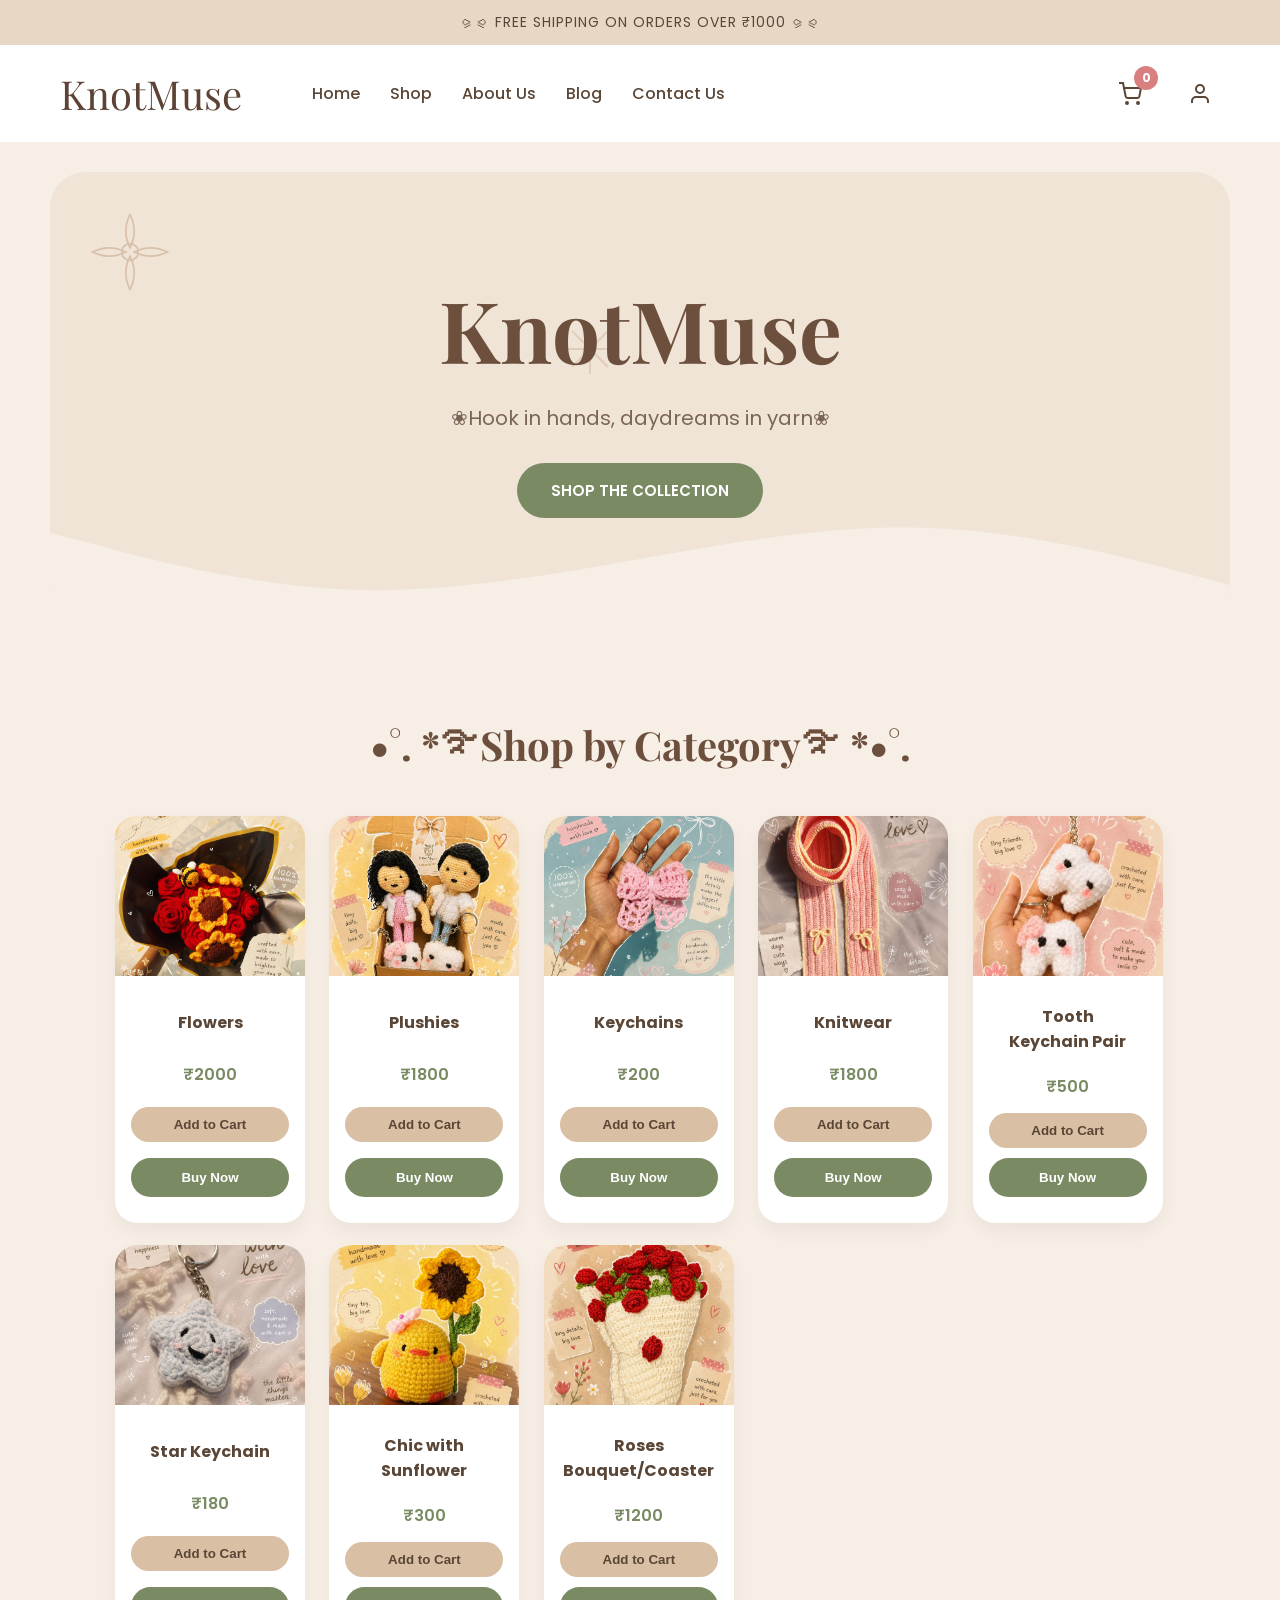
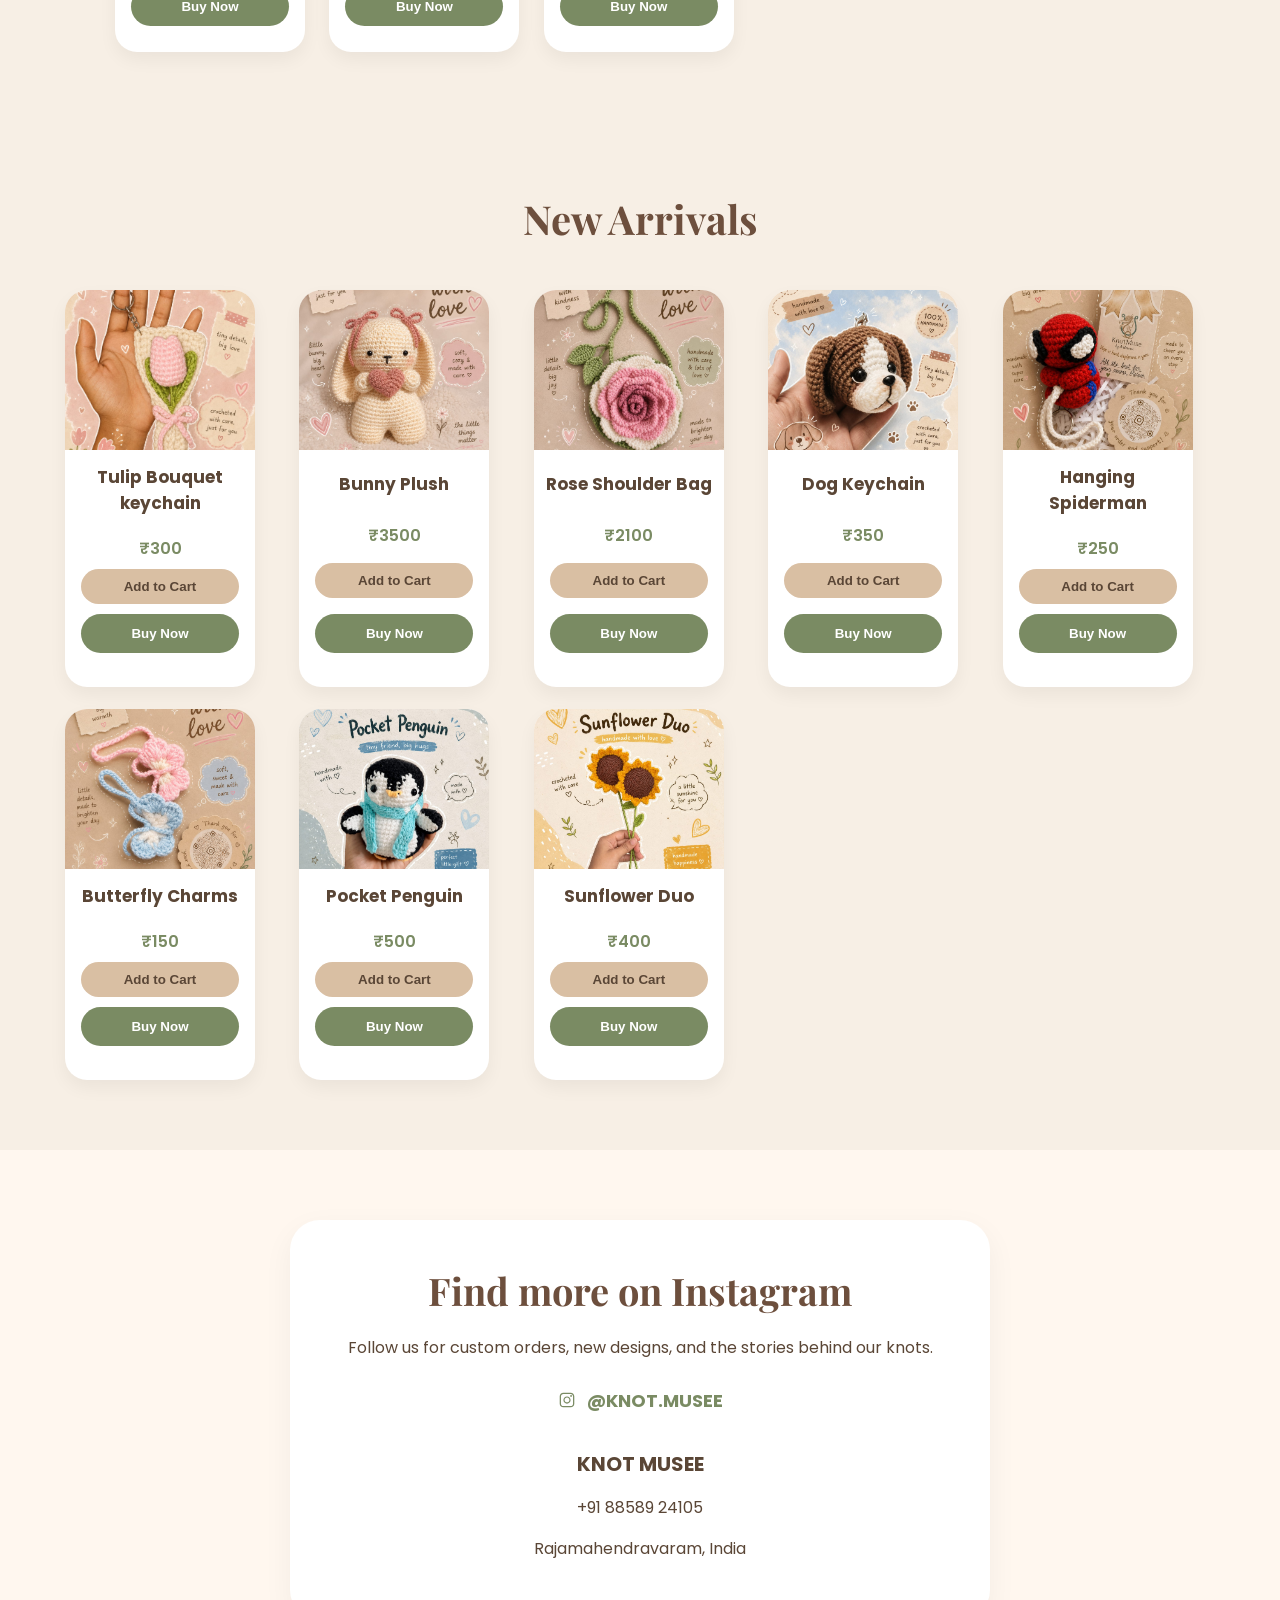
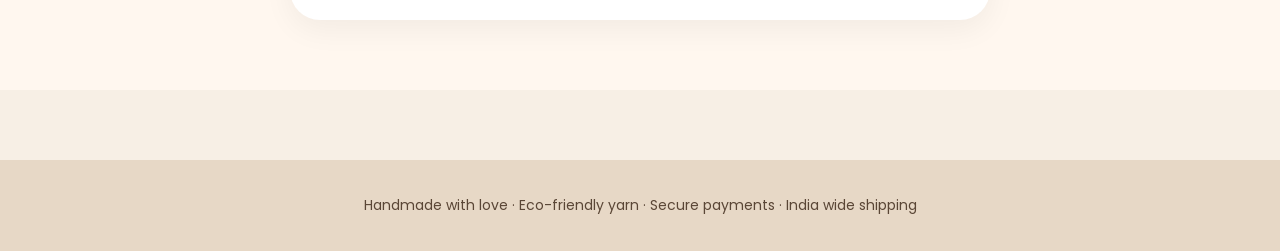
<file: index.html>
<!DOCTYPE html>
<html lang="en">
<head>
<meta charset="UTF-8">
<title>KnotMuse</title>
<link rel="stylesheet" href="style.css">
<link href="https://fonts.googleapis.com/css2?family=Playfair+Display:wght@500;700&family=Poppins:wght@300;400;500&display=swap" rel="stylesheet">
</head>
<body>

<div class="topbar">⪩⪨ FREE SHIPPING ON ORDERS OVER ₹1000 ⪩⪨</div>

<header>
    <div class="logo">KnotMuse</div>
    <nav>
        <a href="#home">Home</a>
        <a href="#categories">Shop</a>
        <a href="#about">About Us</a>
        <a href="https://www.instagram.com/KNOT.MUSEE" target="_blank" rel="noopener">Blog</a>
        <a href="#contact">Contact Us</a>
    </nav>
    <div class="header-actions">
        <!-- Cart Icon -->
        <a href="checkout.html" class="cart-icon-btn" title="Cart">
            <svg width="24" height="24" viewBox="0 0 24 24" fill="none" stroke="currentColor" stroke-width="2">
                <circle cx="9" cy="21" r="1"/>
                <circle cx="20" cy="21" r="1"/>
                <path d="M1 1h4l2.68 13.39a2 2 0 0 0 2 1.61h9.72a2 2 0 0 0 2-1.61L23 6H6"/>
            </svg>
            <span id="cart-badge" class="badge">0</span>
        </a>

        <!-- Profile Dropdown -->
        <div class="profile-dropdown-container">
            <button class="profile-btn" title="Account">
                <svg width="24" height="24" viewBox="0 0 24 24" fill="none" stroke="currentColor" stroke-width="2">
                    <path d="M20 21v-2a4 4 0 0 0-4-4H8a4 4 0 0 0-4 4v2"/>
                    <circle cx="12" cy="7" r="4"/>
                </svg>
            </button>
            <div class="profile-dropdown-menu">
                <div class="dropdown-header">Your Account</div>
                <a href="profile.html" class="dropdown-item">My Profile</a>
                <a href="orders.html" class="dropdown-item">Orders</a>
                <a href="saved-address.html" class="dropdown-item">Saved Address</a>
                <div class="dropdown-divider"></div>
                <a href="#" id="logout-link" class="dropdown-item logout-item" style="display: none;">Logout</a>
                <a href="login.html" id="login-link" class="dropdown-item">Login / Sign Up</a>
            </div>
        </div>
    </div>
</header>

<section class="hero" id="home">
        <div class="decor decor1">
        <svg width="100" height="120" viewBox="0 0 120 120" xmlns="http://www.w3.org/2000/svg">
  <g fill="none" stroke="#c9a98d" stroke-width="2">
    <circle cx="60" cy="60" r="10"/>
    <path d="M60 15 Q70 35 60 55 Q50 35 60 15Z"/>
    <path d="M60 65 Q70 85 60 105 Q50 85 60 65Z"/>
    <path d="M15 60 Q35 70 55 60 Q35 50 15 60Z"/>
    <path d="M65 60 Q85 70 105 60 Q85 50 65 60Z"/>
  </g>
</svg>
      <svg width="1020" height="60" viewBox="0 0 60 60" xmlns="http://www.w3.org/2000/svg">
  <g stroke="#d8bfa8" stroke-width="2">
    <line x1="30" y1="5" x2="30" y2="55"/>
    <line x1="5" y1="30" x2="55" y2="30"/>
    <line x1="12" y1="12" x2="48" y2="48"/>
    <line x1="48" y1="12" x2="12" y2="48"/>
  </g>
</svg>
    </div>

    
       <div class="hero-content">
        <h1>KnotMuse</h1>
        <p>❀Hook in hands, daydreams in yarn❀</p>
        <a class="primary-button" href="#categories">SHOP THE COLLECTION</a>
    </div>

   
    
    <svg class="wave" viewBox="0 0 1440 200">
        <path fill="#f7efe5" d="M0,96L60,112C120,128,240,160,360,165.3C480,171,600,149,720,128C840,107,960,85,1080,90.7C1200,96,1320,128,1380,144L1440,160L1440,200L0,200Z"></path>
    </svg>

</section>
<section class="categories" id="categories">
    <h2>•°. *࿐Shop by Category࿐ *•°.</h2>
    <div class="category-grid">
        <div class="cat">
            <img src="images/flower.jpeg">
            <span>Flowers</span>
            <p>₹2000</p>
            <button class="btn-secondary w-full text-center add-cart-btn" data-name="Flowers" data-price="2000">Add to Cart</button>
            <button class="btn-primary w-full text-center pay-btn" data-name="Flowers" data-price="2000">Buy Now</button>
        </div>
        <div class="cat">
            <img src="images/teddy.jpeg">
            <span>Plushies</span>
            <p>₹1800</p>
            <button class="btn-secondary w-full text-center add-cart-btn" data-name="Plushies" data-price="1800">Add to Cart</button>
            <button class="btn-primary w-full text-center pay-btn" data-name="Plushies" data-price="1800">Buy Now</button>
        </div>
        <div class="cat">
            <img src="images/keychain.jpeg">
            <span>Keychains</span>
            <p>₹200</p>
            <button class="btn-secondary w-full text-center add-cart-btn" data-name="Keychains" data-price="200">Add to Cart</button>
            <button class="btn-primary w-full text-center pay-btn" data-name="Keychains" data-price="200">Buy Now</button>
        </div>
        <div class="cat">
            <img src="images/knitwear.jpeg">
            <span>Knitwear</span>
            <p>₹1800</p>
            <button class="btn-secondary w-full text-center add-cart-btn" data-name="Knitwear" data-price="1800">Add to Cart</button>
            <button class="btn-primary w-full text-center pay-btn" data-name="Knitwear" data-price="1800">Buy Now</button>
        </div>
        <div class="cat">
            <img src="images/tooth keychain.jpeg">
            <span>Tooth Keychain Pair</span>
            <p>₹500</p>
            <button class="btn-secondary w-full text-center add-cart-btn" data-name="Tooth Keychain Pair" data-price="500">Add to Cart</button>
            <button class="btn-primary w-full text-center pay-btn" data-name="Tooth Keychain Pair" data-price="500">Buy Now</button>
        </div>
        <div class="cat">
            <img src="images/star keychain.jpeg">
            <span>Star Keychain</span>
            <p>₹180</p>
            <button class="btn-secondary w-full text-center add-cart-btn" data-name="Star Keychain" data-price="180">Add to Cart</button>
            <button class="btn-primary w-full text-center pay-btn" data-name="Star Keychain" data-price="180">Buy Now</button>
        </div>
        <div class="cat">
            <img src="images/Chic with sunflower.jpeg">
            <span>Chic with Sunflower</span>
            <p>₹300</p>
            <button class="btn-secondary w-full text-center add-cart-btn" data-name="Chic with Sunflower" data-price="300">Add to Cart</button>
            <button class="btn-primary w-full text-center pay-btn" data-name="Chic with Sunflower" data-price="300">Buy Now</button>
        </div>
        <div class="cat">
            <img src="images/roses bouquet.jpeg">
            <span>Roses Bouquet/Coaster</span>
            <p>₹1200</p>
            <button class="btn-secondary w-full text-center add-cart-btn" data-name="Roses Bouquet/Coaster" data-price="1200">Add to Cart</button>
            <button class="btn-primary w-full text-center pay-btn" data-name="Roses Bouquet/Coaster" data-price="1200">Buy Now</button>
        </div>
    </div>
</section>

<section class="arrivals">
    <h2>New Arrivals</h2>
    <div class="products">
        <div class="product">
            <img src="images/tulip.jpeg">
            <h3>Tulip Bouquet keychain</h3>
            <p>₹300</p>
            <button class="btn-secondary w-full text-center add-cart-btn" data-name="Tulip Bouquet keychain" data-price="300">Add to Cart</button>
            <button class="btn-primary w-full text-center pay-btn" data-name="Tulip Bouquet keychain" data-price="300">Buy Now</button>
        </div>
        <div class="product">
            <img src="images/bunny.jpeg">
            <h3>Bunny Plush</h3>
            <p>₹3500</p>
            <button class="btn-secondary w-full text-center add-cart-btn" data-name="Bunny Plush" data-price="3500">Add to Cart</button>
            <button class="btn-primary w-full text-center pay-btn" data-name="Bunny Plush" data-price="3500">Buy Now</button>
        </div>
        <div class="product">
            <img src="images/rosebag.jpeg">
            <h3>Rose Shoulder Bag</h3>
            <p>₹2100</p>
            <button class="btn-secondary w-full text-center add-cart-btn" data-name="Rose Shoulder Bag" data-price="2100">Add to Cart</button>
            <button class="btn-primary w-full text-center pay-btn" data-name="Rose Shoulder Bag" data-price="2100">Buy Now</button>
        </div>
        <div class="product">
            <img src="images/dog.jpeg">
            <h3>Dog Keychain</h3>
            <p>₹350</p>
            <button class="btn-secondary w-full text-center add-cart-btn" data-name="Dog Keychain" data-price="350">Add to Cart</button>
            <button class="btn-primary w-full text-center pay-btn" data-name="Dog Keychain" data-price="350">Buy Now</button>
        </div>
        <div class="product">
            <img src="images/Hanging spiderman.jpeg">
            <h3>Hanging Spiderman</h3>
            <p>₹250</p>
            <button class="btn-secondary w-full text-center add-cart-btn" data-name="Hanging Spiderman" data-price="250">Add to Cart</button>
            <button class="btn-primary w-full text-center pay-btn" data-name="Hanging Spiderman" data-price="250">Buy Now</button>
        </div>
        <div class="product">
            <img src="images/Butterfly charms.jpeg">
            <h3>Butterfly Charms</h3>
            <p>₹150</p>
            <button class="btn-secondary w-full text-center add-cart-btn" data-name="Butterfly Charms" data-price="150">Add to Cart</button>
            <button class="btn-primary w-full text-center pay-btn" data-name="Butterfly Charms" data-price="150">Buy Now</button>
        </div>
        <div class="product">
            <img src="images/Pocket penguin.jpeg">
            <h3>Pocket Penguin</h3>
            <p>₹500</p>
            <button class="btn-secondary w-full text-center add-cart-btn" data-name="Pocket Penguin" data-price="500">Add to Cart</button>
            <button class="btn-primary w-full text-center pay-btn" data-name="Pocket Penguin" data-price="500">Buy Now</button>
        </div>
        <div class="product">
            <img src="images/Sunflower duo.jpeg">
            <h3>Sunflower Duo</h3>
            <p>₹400</p>
            <button class="btn-secondary w-full text-center add-cart-btn" data-name="Sunflower Duo" data-price="400">Add to Cart</button>
            <button class="btn-primary w-full text-center pay-btn" data-name="Sunflower Duo" data-price="400">Buy Now</button>
        </div>
    </div>
</section>

<section class="contact" id="contact">
    <div id="about" class="contact-info">
        <h2>Find more on Instagram</h2>
        <p>Follow us for custom orders, new designs, and the stories behind our knots.</p>
        <a class="insta-link" href="https://www.instagram.com/KNOT.MUSEE" target="_blank" rel="noopener">
            <span class="insta-icon">
                <svg viewBox="0 0 512 512" xmlns="http://www.w3.org/2000/svg" aria-hidden="true">
                    <path fill="#7a8b63" d="M349.33 69.33H162.67C109.78 69.33 69.33 109.78 69.33 162.67v186.67c0 52.89 40.45 93.34 93.34 93.34h186.67c52.89 0 93.33-40.45 93.33-93.34V162.67c0-52.89-40.44-93.34-93.34-93.34zm61.34 280c0 33.71-27.38 61.09-61.09 61.09H162.67c-33.71 0-61.09-27.38-61.09-61.09V162.67c0-33.71 27.38-61.09 61.09-61.09h186.67c33.71 0 61.09 27.38 61.09 61.09v186.66z"/>
                    <path fill="#7a8b63" d="M256 164.66c-50.88 0-92.34 41.46-92.34 92.34S205.12 349.34 256 349.34 348.34 307.88 348.34 257 306.88 164.66 256 164.66zm0 152c-33.9 0-61.66-27.76-61.66-61.66S222.1 193.34 256 193.34s61.66 27.76 61.66 61.66S289.9 316.66 256 316.66z"/>
                    <circle cx="360" cy="151.5" r="23.5" fill="#7a8b63"/>
                </svg>
            </span>
            @KNOT.MUSEE
        </a>
        <p class="brand-name">KNOT MUSEE</p>
        <p>+91 88589 24105</p>
        <p>Rajamahendravaram, India</p>
    </div>
</section>

<footer>
    Handmade with love · Eco-friendly yarn · Secure payments · India wide shipping
</footer>

<script src="https://checkout.razorpay.com/v1/checkout.js"></script>
<script>
const STORAGE_KEYS = {
    currentUser: 'knotmuse_current_user',
    users: 'knotmuse_users',
    cart: 'knotmuse_cart',
    orders: 'knotmuse_orders'
};

function getJson(key, defaultValue) {
    try {
        return JSON.parse(localStorage.getItem(key)) || defaultValue;
    } catch (error) {
        return defaultValue;
    }
}

function setJson(key, value) {
    localStorage.setItem(key, JSON.stringify(value));
}

function getCurrentUser() {
    return getJson(STORAGE_KEYS.currentUser, null);
}

function setCurrentUser(user) {
    setJson(STORAGE_KEYS.currentUser, user);
}

function logoutCurrentUser() {
    setCurrentUser(null);
    updateAuthLink();
    window.location.reload();
}

function updateAuthLink() {
    const logoutLink = document.querySelector('#logout-link');
    const loginLink = document.querySelector('#login-link');
    const user = getCurrentUser();
    if (!logoutLink || !loginLink) return;
    if (user) {
        logoutLink.style.display = 'block';
        loginLink.style.display = 'none';
    } else {
        logoutLink.style.display = 'none';
        loginLink.style.display = 'block';
    }
}

function getUsers() {
    return getJson(STORAGE_KEYS.users, []);
}

function setUsers(users) {
    setJson(STORAGE_KEYS.users, users);
}

function getCart() {
    return getJson(STORAGE_KEYS.cart, []);
}

function setCart(cart) {
    setJson(STORAGE_KEYS.cart, cart);
}

function getOrders() {
    return getJson(STORAGE_KEYS.orders, []);
}

function setOrders(orders) {
    setJson(STORAGE_KEYS.orders, orders);
}

function updateCartCount() {
    const cart = getCart();
    const count = cart.reduce((sum, item) => sum + item.quantity, 0);
    const badgeEl = document.querySelector('#cart-badge');
    if (badgeEl) badgeEl.textContent = count;
}

function formatCurrency(value) {
    return '₹' + value;
}

function renderCart() {
    const cart = getCart();
    const itemsEl = document.querySelector('#cart-items');
    const totalEl = document.querySelector('#cart-total');
    if (!itemsEl || !totalEl) return;

    if (cart.length === 0) {
        itemsEl.innerHTML = '<p class="empty-message">Your cart is empty.</p>';
        totalEl.textContent = formatCurrency(0);
        return;
    }

    itemsEl.innerHTML = cart.map(item => {
        return `
            <div class="cart-item">
                ${item.image ? `<img class="cart-item-image" src="${item.image}" alt="${item.name}">` : ''}
                <div class="cart-item-details">
                    <strong>${item.name}</strong>
                    ${item.description ? `<p class="cart-item-description">${item.description}</p>` : ''}
                    <div class="cart-quantity">
                        <button class="cart-qty-btn cart-qty-decrease" data-name="${item.name}">-</button>
                        <span>${item.quantity}</span>
                        <button class="cart-qty-btn cart-qty-increase" data-name="${item.name}">+</button>
                    </div>
                    <div class="cart-item-price">₹${item.price} × ${item.quantity} = <strong>₹${item.price * item.quantity}</strong></div>
                </div>
                <button class="btn-secondary remove-cart-item" data-name="${item.name}">Remove</button>
            </div>
        `;
    }).join('');

    const total = cart.reduce((sum, item) => sum + item.price * item.quantity, 0);
    totalEl.textContent = formatCurrency(total);
}

function renderOrders() {
    const ordersEl = document.querySelector('#order-history');
    if (!ordersEl) return;

    const user = getCurrentUser();
    if (!user) {
        ordersEl.innerHTML = '<p>Please login to see your order history.</p>';
        return;
    }

    const orders = getOrders().filter(order => order.email === user.email);
    if (orders.length === 0) {
        ordersEl.innerHTML = '<p>You have no orders yet.</p>';
        return;
    }

    ordersEl.innerHTML = orders.map(order => {
        const items = order.items.map(item => `${item.name} x${item.quantity}`).join(', ');
        return `
            <div class="order-item">
                <div class="order-info">
                    <strong>${order.orderId}</strong>
                    <span>${items}</span>
                    <span>${order.date}</span>
                    <span>${order.email}</span>
                </div>
                <span class="order-status">${order.status}</span>
            </div>
        `;
    }).join('');
}

function showMessage(selector, message, success = false) {
    const el = document.querySelector(selector);
    if (!el) return;
    el.textContent = message;
    el.style.color = success ? '#2f5c2f' : '#a43f3f';
}

function addItemToCart(itemData) {
    const cart = getCart();
    const existing = cart.find(item => item.name === itemData.name);
    if (existing) {
        existing.quantity += 1;
    } else {
        cart.push({
            name: itemData.name,
            price: parseInt(itemData.price, 10),
            quantity: 1,
            image: itemData.image || '',
            description: itemData.description || ''
        });
    }
    setCart(cart);
    updateCartCount();
    renderCart();
    showMessage('#checkout-message', `${itemData.name} added to cart. Fill the checkout details below.`, true);
}

function clearCart() {
    setCart([]);
    updateCartCount();
    renderCart();
    showMessage('#checkout-message', 'Cart cleared.', true);
}

function fillCheckoutDetails() {
    const user = getCurrentUser();
    if (!user) return;
    const nameEl = document.querySelector('#shipping-name');
    const emailEl = document.querySelector('#shipping-email');
    const phoneEl = document.querySelector('#shipping-phone');
    if (nameEl) nameEl.value = user.name || '';
    if (emailEl) emailEl.value = user.email || '';
    if (phoneEl) phoneEl.value = user.phone || '';
}

function renderSavedAddresses() {
    const addressList = document.querySelector('#address-list');
    if (!addressList) return;
    const user = getCurrentUser();
    if (!user || !user.addresses || user.addresses.length === 0) {
        addressList.innerHTML = '<p>No saved addresses yet. Place an order to save one.</p>';
        return;
    }
    addressList.innerHTML = user.addresses.map((address, index) => `
        <div class="address-card">
            <strong>Address ${index + 1}</strong>
            <p>${address.line}</p>
            <p>${address.city} - ${address.pincode}</p>
            <p>${address.phone}</p>
        </div>
    `).join('');
}

function updateAccountUI() {
    const user = getCurrentUser();
    const accountMsg = document.querySelector('#account-message');
    const accountSummary = document.querySelector('#account-summary');
    const logoutBtn = document.querySelector('#logout-btn');
    if (!accountMsg || !accountSummary || !logoutBtn) return;
    if (user) {
        accountMsg.textContent = `Logged in as ${user.name}. Your saved addresses and orders are shown below.`;
        accountMsg.style.color = '#2f5c2f';
        accountSummary.innerHTML = `
            <p><strong>${user.name}</strong></p>
            <p>${user.email || ''} ${user.email && user.phone ? '•' : ''} ${user.phone || ''}</p>
        `;
        logoutBtn.style.display = 'block';
        renderSavedAddresses();
    } else {
        accountMsg.textContent = 'Sign up or login to save your order history and track purchases.';
        accountMsg.style.color = '#5a4636';
        accountSummary.innerHTML = '<p>Please login or sign up to access your saved addresses and orders.</p>';
        logoutBtn.style.display = 'none';
        renderSavedAddresses();
    }
}

function openCheckoutPanel() {
    document.querySelector('#cart').scrollIntoView({ behavior: 'smooth' });
}

document.addEventListener('DOMContentLoaded', function() {
    updateCartCount();
    renderCart();
    renderOrders();
    updateAccountUI();
    updateAuthLink();
    fillCheckoutDetails();

    // Profile dropdown toggle
    const profileBtn = document.querySelector('.profile-btn');
    const profileDropdown = document.querySelector('.profile-dropdown-menu');
    const logoutLink = document.querySelector('#logout-link');

    if (profileBtn && profileDropdown) {
        profileBtn.addEventListener('click', function() {
            profileDropdown.style.display = profileDropdown.style.display === 'block' ? 'none' : 'block';
        });
    }

    // Close dropdown when clicking outside
    document.addEventListener('click', function(e) {
        if (profileDropdown && !e.target.closest('.profile-dropdown-container')) {
            profileDropdown.style.display = 'none';
        }
    });

    // Logout functionality
    if (logoutLink) {
        logoutLink.addEventListener('click', function(e) {
            e.preventDefault();
            logoutCurrentUser();
        });
    }
});

document.addEventListener('click', function(e) {
    const addCartBtn = e.target.closest('.add-cart-btn');
    const payBtn = e.target.closest('.pay-btn');
    const removeBtn = e.target.closest('.remove-cart-item');

    if (addCartBtn) {
        const name = addCartBtn.dataset.name;
        const price = addCartBtn.dataset.price;
        const productCard = addCartBtn.closest('.product, .cat');
        const imageEl = productCard ? productCard.querySelector('img') : null;
        const headingEl = productCard ? productCard.querySelector('h3, span') : null;
        const item = {
            name,
            price,
            image: imageEl ? imageEl.src : '',
            description: headingEl ? headingEl.textContent.trim() : ''
        };
        addItemToCart(item);
        return;
    }

    if (payBtn) {
        const name = payBtn.dataset.name;
        const price = payBtn.dataset.price;
        const productCard = payBtn.closest('.product, .cat');
        const imageEl = productCard ? productCard.querySelector('img') : null;
        const headingEl = productCard ? productCard.querySelector('h3, span') : null;
        const item = {
            name,
            price,
            image: imageEl ? imageEl.src : '',
            description: headingEl ? headingEl.textContent.trim() : ''
        };
        sessionStorage.setItem('knotmuse_buy_now_item', JSON.stringify(item));
        window.location.href = 'checkout-details.html';
        return;
    }

    const decreaseBtn = e.target.closest('.cart-qty-decrease');
    if (decreaseBtn) {
        const name = decreaseBtn.dataset.name;
        let cart = getCart();
        const item = cart.find(entry => entry.name === name);
        if (item) {
            if (item.quantity > 1) {
                item.quantity -= 1;
            } else {
                cart = cart.filter(entry => entry.name !== name);
            }
            setCart(cart);
            updateCartCount();
            renderCart();
        }
        return;
    }

    const increaseBtn = e.target.closest('.cart-qty-increase');
    if (increaseBtn) {
        const name = increaseBtn.dataset.name;
        const cart = getCart();
        const item = cart.find(entry => entry.name === name);
        if (item) {
            item.quantity += 1;
            setCart(cart);
            updateCartCount();
            renderCart();
        }
        return;
    }

    if (removeBtn) {
        const name = removeBtn.dataset.name;
        let cart = getCart();
        cart = cart.filter(item => item.name !== name);
        setCart(cart);
        updateCartCount();
        renderCart();
        return;
    }
});

const checkoutForm = document.querySelector('#checkout-form');
if (checkoutForm) {
    checkoutForm.addEventListener('submit', function(event) {
        event.preventDefault();
        const cart = getCart();
        if (cart.length === 0) {
            showMessage('#checkout-message', 'Add at least one product to the cart before checkout.');
            return;
        }

        const name = document.querySelector('#shipping-name').value.trim();
        const email = document.querySelector('#shipping-email').value.trim();
        const phone = document.querySelector('#shipping-phone').value.trim();
        const address = document.querySelector('#shipping-address').value.trim();
        const city = document.querySelector('#shipping-city').value.trim();
        const pincode = document.querySelector('#shipping-pincode').value.trim();

        if (!name || !email || !phone || !address || !city || !pincode) {
            showMessage('#checkout-message', 'Please fill in all shipping details before paying.');
            return;
        }

        const total = cart.reduce((sum, item) => sum + item.price * item.quantity, 0);
        const description = cart.map(item => `${item.name} x${item.quantity}`).join(', ');

        const options = {
            key: 'rzp_live_SraKQOvPwn918J',
            amount: total * 100,
            currency: 'INR',
            name: 'KNOT MUSEE',
            description: description,
            prefill: {
                name: name,
                email: email,
                contact: phone
            },
            handler: function(response) {
                const orders = getOrders();
                const orderId = 'KM' + Date.now();
                const orderData = {
                    orderId: orderId,
                    email: email,
                    phone: phone,
                    name: name,
                    address: address,
                    city: city,
                    pincode: pincode,
                    items: cart,
                    total: total,
                    date: new Date().toLocaleString(),
                    status: 'Confirmed',
                    paymentId: response.razorpay_payment_id
                };
                orders.push(orderData);
                setOrders(orders);
                    const currentUser = getCurrentUser();
                if (currentUser && currentUser.email === email) {
                    const addressLine = `${address}, ${city}, ${pincode}`;
                    const savedAddresses = currentUser.addresses || [];
                    if (!savedAddresses.some(addr => addr.line === addressLine && addr.pincode === pincode)) {
                        savedAddresses.push({ line: addressLine, city, pincode, phone });
                        currentUser.addresses = savedAddresses;
                        setCurrentUser(currentUser);
                        const allUsers = getUsers();
                        const updatedUsers = allUsers.map(user => {
                            if (user.email === currentUser.email || user.phone === currentUser.phone) {
                                return currentUser;
                            }
                            return user;
                        });
                        setUsers(updatedUsers);
                    }
                    renderOrders();
                }
                clearCart();
                showMessage('#checkout-message', `Payment successful! Payment ID: ${response.razorpay_payment_id}` , true);
            },
            theme: {
                color: '#7c3aed'
            }
        };

        const rzp = new Razorpay(options);
        rzp.open();
    });
}

const showLoginButton = document.querySelector('#show-login');
const showSignupButton = document.querySelector('#show-signup');
const loginPanel = document.querySelector('#login-panel');
const signupPanel = document.querySelector('#signup-panel');

if (showLoginButton && showSignupButton && loginPanel && signupPanel) {
    showLoginButton.addEventListener('click', function() {
        showLoginButton.classList.add('active');
        showSignupButton.classList.remove('active');
        loginPanel.style.display = 'block';
        signupPanel.style.display = 'none';
    });

    showSignupButton.addEventListener('click', function() {
        showSignupButton.classList.add('active');
        showLoginButton.classList.remove('active');
        signupPanel.style.display = 'block';
        loginPanel.style.display = 'none';
    });
}

const signupBtn = document.querySelector('#signup-btn');
if (signupBtn) {
    signupBtn.addEventListener('click', function(event) {
        event.preventDefault();
        const name = document.querySelector('#signup-name').value.trim();
        const email = document.querySelector('#signup-email').value.trim();
        const phone = document.querySelector('#signup-phone').value.trim();
        const password = document.querySelector('#signup-password').value.trim();

        if (!name || !email || !phone || !password) {
            showMessage('#account-message', 'Please fill in all signup fields.');
            return;
        }

        const users = getUsers();
        const existing = users.find(user => user.email === email || user.phone === phone);
        if (existing) {
            showMessage('#account-message', 'An account already exists with this email or phone. Please log in.');
            return;
        }

        const newUser = { name, email, phone, password, addresses: [] };
        users.push(newUser);
        setUsers(users);
        setCurrentUser(newUser);
        updateAccountUI();
        fillCheckoutDetails();
        renderOrders();
        showMessage('#account-message', 'Signup successful. You are now logged in.', true);
    });
}

const loginBtn = document.querySelector('#login-btn');
if (loginBtn) {
    loginBtn.addEventListener('click', function(event) {
        event.preventDefault();
        const loginId = document.querySelector('#login-email').value.trim();
        const password = document.querySelector('#login-password').value.trim();
        const users = getUsers();

        if (!loginId || !password) {
            showMessage('#account-message', 'Please enter email/phone and password.');
            return;
        }

        const user = users.find(user => (user.email === loginId || user.phone === loginId) && user.password === password);
        if (!user) {
            showMessage('#account-message', 'Email, phone or password is incorrect.');
            return;
        }

        setCurrentUser(user);
        updateAccountUI();
        fillCheckoutDetails();
        renderOrders();
        showMessage('#account-message', `Welcome back, ${user.name}!`, true);
    });
}

const logoutBtn = document.querySelector('#logout-btn');
if (logoutBtn) {
    logoutBtn.addEventListener('click', function() {
        setCurrentUser(null);
        updateAccountUI();
        showMessage('#account-message', 'You have been logged out.');
    });
}

const clearCartButton = document.querySelector('#clear-cart');
if (clearCartButton) {
    clearCartButton.addEventListener('click', function() {
        clearCart();
    });
}
</script>

</body>
</html>
</file>
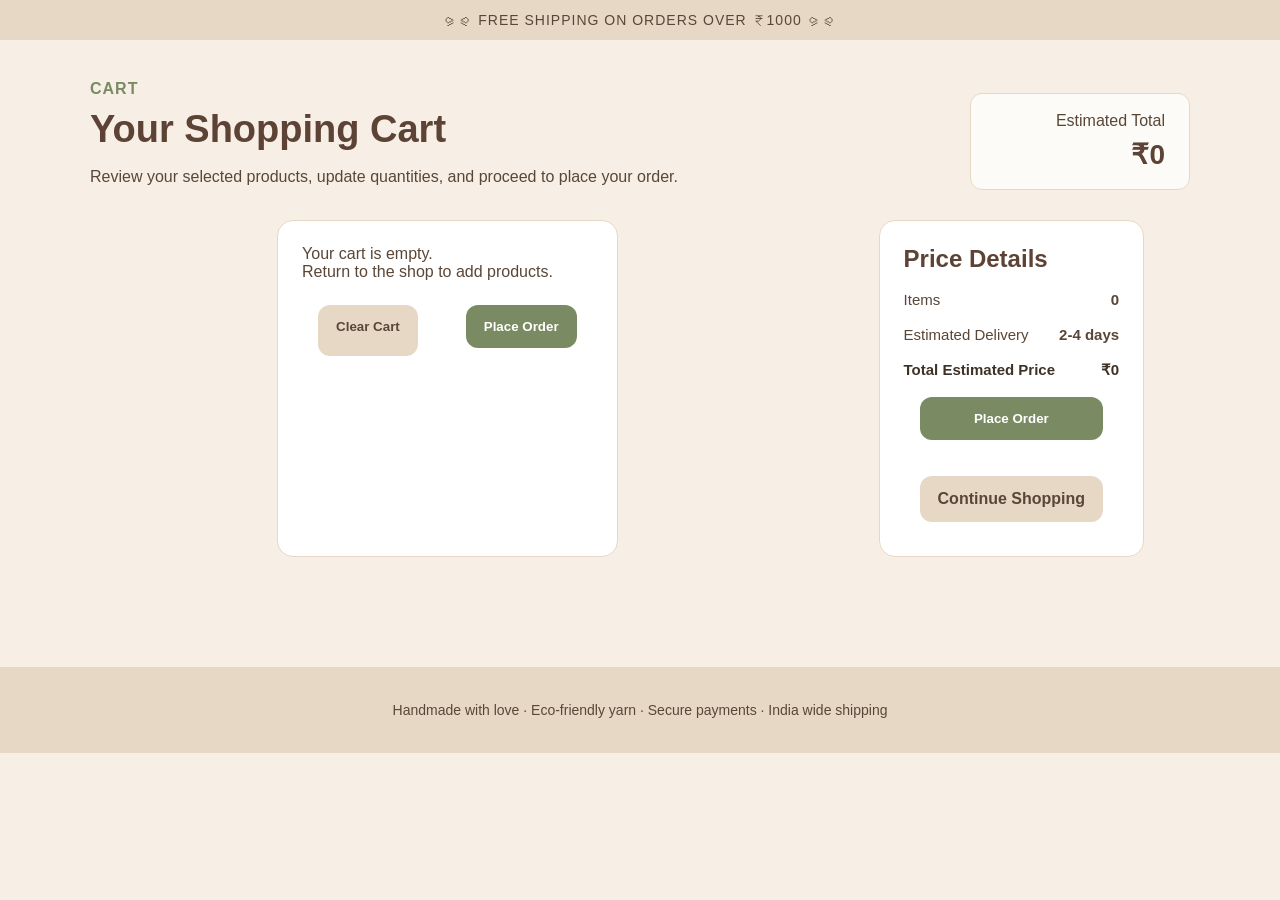
<file: checkout.html>
<!DOCTYPE html>
<html lang="en">
<head>
    <meta charset="UTF-8">
    <meta name="viewport" content="width=device-width, initial-scale=1.0">
    <title>KNOT MUSEE Cart</title>
    <link rel="stylesheet" href="style.css">
</head>
<body>
    <div class="topbar">⪩⪨ FREE SHIPPING ON ORDERS OVER ₹1000 ⪩⪨</div>

    <section class="cart-page">
        <div class="cart-header">
            <div>
                <p class="page-subtitle">Cart</p>
                <h1>Your Shopping Cart</h1>
                <p class="page-description">Review your selected products, update quantities, and proceed to place your order.</p>
            </div>
            <div class="cart-summary-inline">
                <span>Estimated Total</span>
                <strong id="cart-total">₹0</strong>
            </div>
        </div>

        <div class="cart-grid">
            <div class="cart-items-panel">
                <div id="cart-items" class="cart-items"></div>
                <div class="cart-actions">
                    <button id="clear-cart-btn" class="btn-secondary">Clear Cart</button>
                    <button id="place-order-btn" class="btn-primary">Place Order</button>
                </div>
                <div id="cart-message" class="checkout-message"></div>
            </div>

            <aside class="cart-sidebar">
                <div class="summary-card">
                    <h2>Price Details</h2>
                    <div class="summary-row">
                        <span>Items</span>
                        <strong id="cart-count">0</strong>
                    </div>
                    <div class="summary-row">
                        <span>Estimated Delivery</span>
                        <strong>2-4 days</strong>
                    </div>
                    <div class="summary-row total-row">
                        <span>Total Estimated Price</span>
                        <strong id="cart-total-sidebar">₹0</strong>
                    </div>
                    <button id="place-order-sidebar-btn" class="btn-primary w-full">Place Order</button>
                    <a class="btn-secondary w-full" href="index.html">Continue Shopping</a>
                </div>
            </aside>
        </div>
    </section>

    <footer>
        Handmade with love · Eco-friendly yarn · Secure payments · India wide shipping
    </footer>

    <style>
        .cart-page {
            max-width: 1140px;
            margin: 40px auto;
            padding: 0 20px 40px;
        }

        .cart-header {
            display: flex;
            justify-content: space-between;
            align-items: flex-end;
            gap: 20px;
            margin-bottom: 30px;
        }

        .page-subtitle {
            text-transform: uppercase;
            letter-spacing: 1px;
            color: #7a8b63;
            margin-bottom: 10px;
            font-weight: 700;
        }

        .cart-header h1 {
            margin: 0;
            font-size: 38px;
            color: #5d4335;
        }

        .page-description {
            margin-top: 12px;
            color: #5a4636;
            max-width: 620px;
            line-height: 1.7;
        }

        .cart-summary-inline {
            text-align: right;
            padding: 18px 24px;
            border: 1px solid #e7d8c6;
            border-radius: 12px;
            background: #fcfbf7;
            min-width: 220px;
        }

        .cart-summary-inline strong {
            display: block;
            margin-top: 8px;
            font-size: 28px;
            color: #5d4335;
        }

        .cart-grid {
            display: grid;
            grid-template-columns: 1.8fr 0.9fr;
            gap: 28px;
        }

        .cart-items-panel {
            background: white;
            border: 1px solid #e7d8c6;
            border-radius: 16px;
            padding: 24px;
        }

        .cart-items {
            display: grid;
            gap: 20px;
        }

        .cart-item {
            display: grid;
            grid-template-columns: 100px 1fr auto;
            gap: 18px;
            align-items: center;
            padding: 20px;
            border: 1px solid #f0e8e0;
            border-radius: 16px;
            background: #faf7f1;
        }

        .cart-item-image {
            width: 100%;
            max-width: 100px;
            border-radius: 14px;
            object-fit: cover;
        }

        .cart-item-details {
            display: flex;
            flex-direction: column;
            gap: 10px;
        }

        .cart-item-details strong {
            color: #4b3c30;
            font-size: 16px;
        }

        .cart-item-description {
            color: #6d5d4d;
            font-size: 14px;
            line-height: 1.5;
        }

        .cart-quantity {
            display: inline-flex;
            align-items: center;
            gap: 10px;
            border: 1px solid #e7d8c6;
            border-radius: 999px;
            overflow: hidden;
            background: white;
        }

        .cart-qty-btn {
            width: 34px;
            height: 34px;
            border: none;
            background: #f0e8e0;
            color: #5a4636;
            cursor: pointer;
            font-weight: 700;
        }

        .cart-item-price {
            color: #5a4636;
            font-weight: 600;
        }

        .cart-item button {
            height: 40px;
            align-self: start;
        }

        .cart-actions {
            display: flex;
            gap: 16px;
            margin-top: 24px;
        }

        .cart-sidebar {
            display: flex;
            align-items: flex-start;
        }

        .summary-card {
            width: 100%;
            background: white;
            padding: 24px;
            border-radius: 16px;
            border: 1px solid #e7d8c6;
            display: grid;
            gap: 18px;
        }

        .summary-card h2 {
            margin: 0;
            color: #5d4335;
        }

        .summary-row {
            display: flex;
            justify-content: space-between;
            color: #5a4636;
            font-size: 15px;
        }

        .summary-row.total-row {
            font-weight: 700;
            color: #3e3227;
        }

        .checkout-message {
            margin-top: 14px;
            color: #d97f7f;
            font-weight: 600;
        }

        .btn-primary, .btn-secondary {
            padding: 14px 18px;
            border: none;
            border-radius: 12px;
            cursor: pointer;
            font-weight: 600;
            transition: 0.25s;
        }

        .btn-primary {
            background: #7a8b63;
            color: white;
        }

        .btn-primary:hover {
            background: #687853;
        }

        .btn-secondary {
            background: #e7d8c6;
            color: #5a4636;
            text-align: center;
            text-decoration: none;
            display: inline-flex;
            justify-content: center;
        }

        .btn-secondary:hover {
            background: #dcc9b5;
        }

        @media (max-width: 900px) {
            .cart-grid {
                grid-template-columns: 1fr;
            }

            .cart-item {
                grid-template-columns: 1fr;
            }
        }
    </style>

    <script>
        const STORAGE_KEYS = {
            currentUser: 'knotmuse_current_user',
            cart: 'knotmuse_cart'
        };

        function getJson(key, defaultValue) {
            try {
                return JSON.parse(localStorage.getItem(key)) || defaultValue;
            } catch (error) {
                return defaultValue;
            }
        }

        function setJson(key, value) {
            localStorage.setItem(key, JSON.stringify(value));
        }

        function getCart() {
            return getJson(STORAGE_KEYS.cart, []);
        }

        function setCart(cart) {
            setJson(STORAGE_KEYS.cart, cart);
        }

        function formatCurrency(value) {
            return '₹' + value;
        }

        function updateCartSummary() {
            const cart = getCart();
            const count = cart.reduce((sum, item) => sum + item.quantity, 0);
            document.querySelectorAll('#cart-count').forEach(el => el.textContent = count);
            const total = cart.reduce((sum, item) => sum + item.price * item.quantity, 0);
            document.querySelectorAll('#cart-total, #cart-total-sidebar').forEach(el => el.textContent = formatCurrency(total));
        }

        function showMessage(message, success = false) {
            const msg = document.querySelector('#cart-message');
            if (!msg) return;
            msg.textContent = message;
            msg.style.color = success ? '#2f5c2f' : '#d97f7f';
            setTimeout(() => {
                msg.textContent = '';
            }, 3000);
        }

        const PRODUCT_IMAGE_MAP = {
            'Star Keychain': 'images/star keychain.jpeg',
            'Chic with Sunflower': 'images/Chic with sunflower.jpeg',
            'Roses Bouquet/Coaster': 'images/roses bouquet.jpeg',
            'Tulip Bouquet keychain': 'images/tulip.jpg.jpeg',
            'Bunny Plush': 'images/bunny.jpg.jpeg',
            'Rose Shoulder Bag': 'images/rosebag.jpg.jpeg',
            'Dog Keychain': 'images/dog.jpg.jpeg',
            'Hanging Spiderman': 'images/hanging spiderman.jpeg',
            'Butterfly Charms': 'images/butterfly charms.jpeg',
            'Pocket Penguin': 'images/pocket penguin.jpeg',
            'Sunflower Duo': 'images/sunflower duo.jpeg'
        };

        function getImageByName(name) {
            return PRODUCT_IMAGE_MAP[name] || '';
        }

        function renderCart() {
            const cart = getCart();
            const itemsEl = document.querySelector('#cart-items');
            if (!itemsEl) return;

            if (cart.length === 0) {
                itemsEl.innerHTML = '<div class="empty-message"><p>Your cart is empty.</p><p>Return to the shop to add products.</p></div>';
                updateCartSummary();
                return;
            }

            itemsEl.innerHTML = cart.map(item => {
                const imageSrc = item.image || getImageByName(item.name);
                return `
                <div class="cart-item">
                    ${imageSrc ? `<img class="cart-item-image" src="${imageSrc}" alt="${item.name}">` : ''}
                    <div class="cart-item-details">
                        <strong>${item.name}</strong>
                        ${item.description ? `<p class="cart-item-description">${item.description}</p>` : ''}
                        <div class="cart-quantity">
                            <button class="cart-qty-btn cart-qty-decrease" data-name="${item.name}">-</button>
                            <span>${item.quantity}</span>
                            <button class="cart-qty-btn cart-qty-increase" data-name="${item.name}">+</button>
                        </div>
                        <div class="cart-item-price">${formatCurrency(item.price)} x ${item.quantity} = <strong>${formatCurrency(item.price * item.quantity)}</strong></div>
                    </div>
                    <button class="btn-secondary remove-cart-item" data-name="${item.name}">Remove</button>
                </div>
            `;
            }).join('');

            updateCartSummary();
        }

        document.addEventListener('DOMContentLoaded', function() {
            renderCart();
        });

        document.addEventListener('click', function(event) {
            const decreaseBtn = event.target.closest('.cart-qty-decrease');
            const increaseBtn = event.target.closest('.cart-qty-increase');
            const removeBtn = event.target.closest('.remove-cart-item');
            const clearBtn = event.target.closest('#clear-cart-btn');
            const placeOrderBtn = event.target.closest('#place-order-btn');
            const placeOrderSidebarBtn = event.target.closest('#place-order-sidebar-btn');

            if (decreaseBtn) {
                const name = decreaseBtn.dataset.name;
                let cart = getCart();
                const item = cart.find(entry => entry.name === name);
                if (item) {
                    if (item.quantity > 1) {
                        item.quantity -= 1;
                    } else {
                        cart = cart.filter(entry => entry.name !== name);
                    }
                    setCart(cart);
                    renderCart();
                }
                return;
            }

            if (increaseBtn) {
                const name = increaseBtn.dataset.name;
                const cart = getCart();
                const item = cart.find(entry => entry.name === name);
                if (item) {
                    item.quantity += 1;
                    setCart(cart);
                    renderCart();
                }
                return;
            }

            if (removeBtn) {
                const name = removeBtn.dataset.name;
                const cart = getCart().filter(item => item.name !== name);
                setCart(cart);
                renderCart();
                return;
            }

            if (clearBtn) {
                setCart([]);
                renderCart();
                return;
            }

            if (placeOrderBtn || placeOrderSidebarBtn) {
                const cart = getCart();
                if (cart.length === 0) {
                    showMessage('Add items to the cart before placing an order.');
                    return;
                }
                window.location.href = 'checkout-details.html';
            }
        });
    </script>
</body>
</html>
</file>
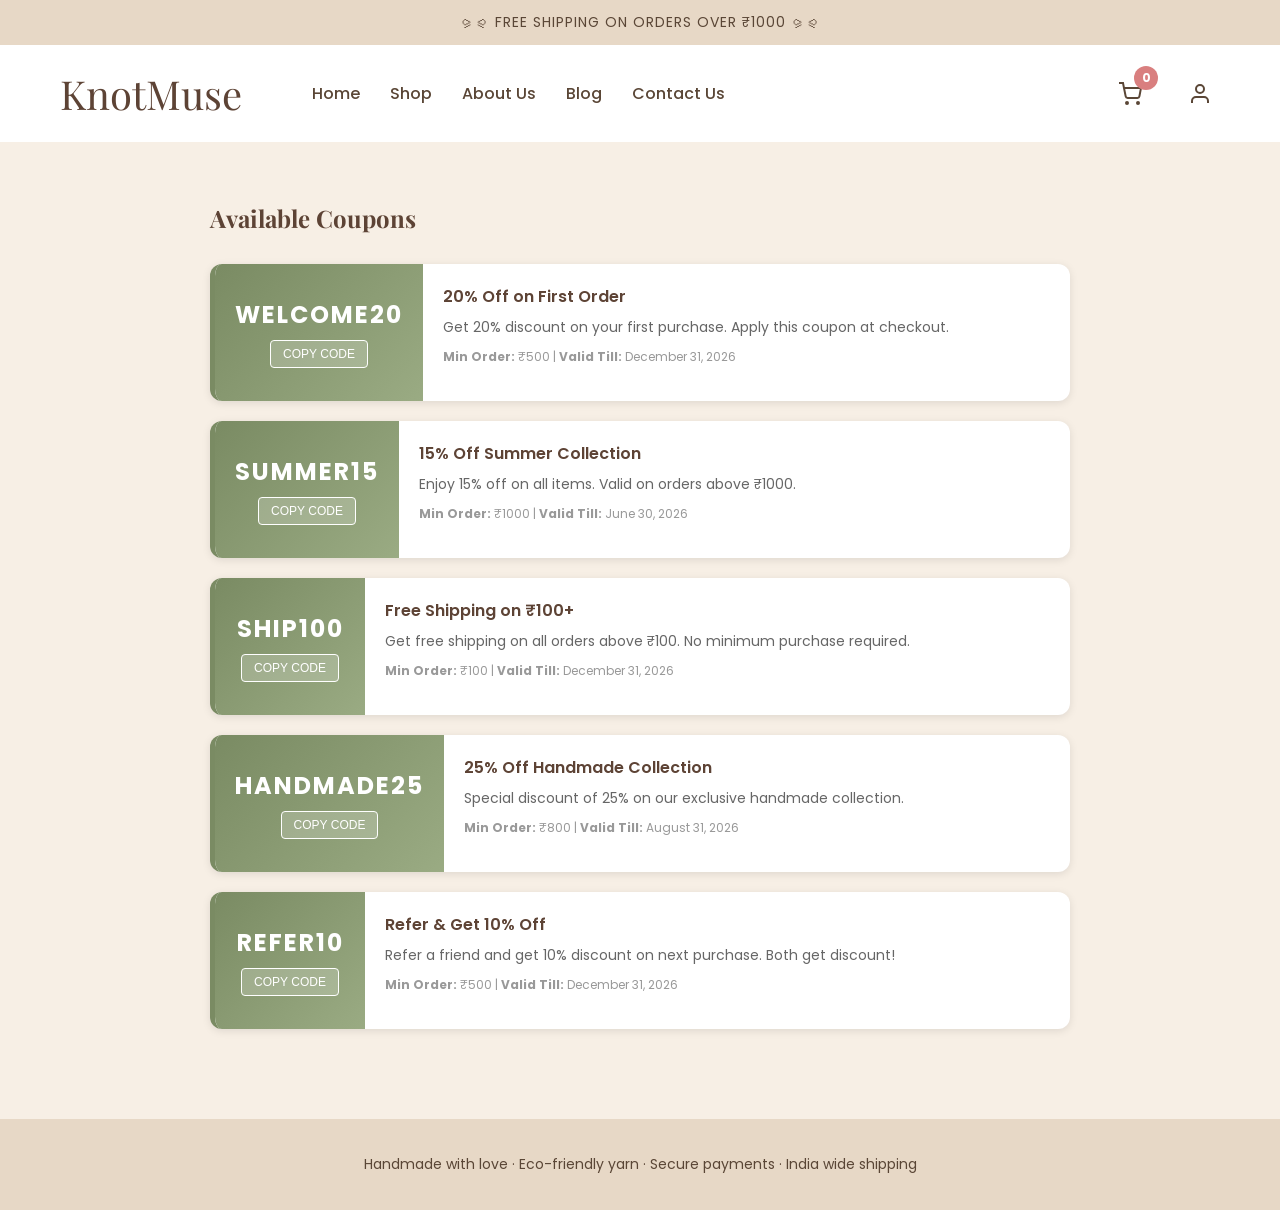
<file: coupons.html>
<!DOCTYPE html>
<html lang="en">
<head>
    <meta charset="UTF-8">
    <meta name="viewport" content="width=device-width, initial-scale=1.0">
    <title>Coupons - KNOT MUSEE</title>
    <link rel="stylesheet" href="style.css">
    <link href="https://fonts.googleapis.com/css2?family=Playfair+Display:wght@500;700&family=Poppins:wght@300;400;500&display=swap" rel="stylesheet">
</head>
<body>
<div class="topbar">⪩⪨ FREE SHIPPING ON ORDERS OVER ₹1000 ⪩⪨</div>

<header>
    <div class="logo">KnotMuse</div>
    <nav>
        <a href="index.html">Home</a>
        <a href="index.html#categories">Shop</a>
        <a href="index.html#about">About Us</a>
        <a href="https://www.instagram.com/KNOT.MUSEE" target="_blank" rel="noopener">Blog</a>
        <a href="index.html#contact">Contact Us</a>
    </nav>
    <div class="header-actions">
        <!-- Cart Icon -->
        <a href="checkout.html" class="cart-icon-btn" title="Cart">
            <svg width="24" height="24" viewBox="0 0 24 24" fill="none" stroke="currentColor" stroke-width="2">
                <circle cx="9" cy="21" r="1"/>
                <circle cx="20" cy="21" r="1"/>
                <path d="M1 1h4l2.68 13.39a2 2 0 0 0 2 1.61h9.72a2 2 0 0 0 2-1.61L23 6H6"/>
            </svg>
            <span id="cart-badge" class="badge">0</span>
        </a>

        <!-- Profile Dropdown -->
        <div class="profile-dropdown-container">
            <button class="profile-btn" title="Account">
                <svg width="24" height="24" viewBox="0 0 24 24" fill="none" stroke="currentColor" stroke-width="2">
                    <path d="M20 21v-2a4 4 0 0 0-4-4H8a4 4 0 0 0-4 4v2"/>
                    <circle cx="12" cy="7" r="4"/>
                </svg>
            </button>
            <div class="profile-dropdown-menu">
                <div class="dropdown-header">Your Account</div>
                <a href="profile.html" class="dropdown-item">My Profile</a>
                <a href="orders.html" class="dropdown-item">Orders</a>
                <a href="coupons.html" class="dropdown-item">Coupons</a>
                <a href="saved-address.html" class="dropdown-item">Saved Address</a>
                <div class="dropdown-divider"></div>
                <a href="#" id="logout-link" class="dropdown-item logout-item" style="display: none;">Logout</a>
                <a href="login.html" id="login-link" class="dropdown-item">Login / Sign Up</a>
            </div>
        </div>
    </div>
</header>

<section class="coupons-container">
    <div class="coupons-content">
        <h1>Available Coupons</h1>
        <div id="coupons-message" class="message"></div>
        
        <div id="coupons-list" class="coupons-list">
            <!-- Coupons will be loaded here -->
        </div>
    </div>
</section>

<footer>
    Handmade with love · Eco-friendly yarn · Secure payments · India wide shipping
</footer>

<style>
    .coupons-container {
        max-width: 900px;
        margin: 40px auto;
        padding: 20px;
    }

    .coupons-content h1 {
        font-family: 'Playfair Display', serif;
        color: #5d4335;
        margin-bottom: 30px;
    }

    .message {
        padding: 15px;
        margin-bottom: 20px;
        border-radius: 8px;
        display: none;
    }

    .message.show {
        display: block;
    }

    .message.info {
        background: #e3f2fd;
        color: #1565c0;
    }

    .coupons-list {
        display: grid;
        gap: 20px;
    }

    .coupon-card {
        background: white;
        border-radius: 12px;
        box-shadow: 0 2px 8px rgba(0, 0, 0, 0.1);
        overflow: hidden;
        display: flex;
        border-left: 5px solid #7a8b63;
    }

    .coupon-code-section {
        background: linear-gradient(135deg, #7a8b63 0%, #9aab83 100%);
        color: white;
        padding: 20px;
        min-width: 150px;
        display: flex;
        flex-direction: column;
        justify-content: center;
        align-items: center;
        text-align: center;
    }

    .coupon-code {
        font-size: 24px;
        font-weight: 700;
        letter-spacing: 2px;
        margin-bottom: 8px;
    }

    .coupon-copy-btn {
        background: rgba(255, 255, 255, 0.2);
        border: 1px solid white;
        color: white;
        padding: 6px 12px;
        border-radius: 4px;
        cursor: pointer;
        font-size: 12px;
        transition: 0.3s;
    }

    .coupon-copy-btn:hover {
        background: rgba(255, 255, 255, 0.3);
    }

    .coupon-details {
        padding: 20px;
        flex: 1;
        display: flex;
        flex-direction: column;
        justify-content: space-between;
    }

    .coupon-info {
        margin-bottom: 15px;
    }

    .coupon-title {
        font-weight: 600;
        font-size: 16px;
        color: #5d4335;
        margin-bottom: 8px;
    }

    .coupon-description {
        font-size: 14px;
        color: #666;
        line-height: 1.5;
    }

    .coupon-terms {
        font-size: 12px;
        color: #999;
        margin-top: 10px;
    }

    .empty-message {
        text-align: center;
        padding: 60px 20px;
        color: #999;
        font-size: 16px;
    }

    @media (max-width: 600px) {
        .coupon-card {
            flex-direction: column;
        }

        .coupon-code-section {
            min-width: auto;
            padding: 15px;
        }

        .coupon-code {
            font-size: 20px;
        }
    }
</style>

<script>
    const STORAGE_KEYS = {
        currentUser: 'knotmuse_current_user',
        cart: 'knotmuse_cart'
    };

    const AVAILABLE_COUPONS = [
        {
            code: 'WELCOME20',
            title: '20% Off on First Order',
            description: 'Get 20% discount on your first purchase. Apply this coupon at checkout.',
            minOrder: 500,
            discount: 20,
            expiry: 'December 31, 2026'
        },
        {
            code: 'SUMMER15',
            title: '15% Off Summer Collection',
            description: 'Enjoy 15% off on all items. Valid on orders above ₹1000.',
            minOrder: 1000,
            discount: 15,
            expiry: 'June 30, 2026'
        },
        {
            code: 'SHIP100',
            title: 'Free Shipping on ₹100+',
            description: 'Get free shipping on all orders above ₹100. No minimum purchase required.',
            minOrder: 100,
            discount: 'Free Shipping',
            expiry: 'December 31, 2026'
        },
        {
            code: 'HANDMADE25',
            title: '25% Off Handmade Collection',
            description: 'Special discount of 25% on our exclusive handmade collection.',
            minOrder: 800,
            discount: 25,
            expiry: 'August 31, 2026'
        },
        {
            code: 'REFER10',
            title: 'Refer & Get 10% Off',
            description: 'Refer a friend and get 10% discount on next purchase. Both get discount!',
            minOrder: 500,
            discount: 10,
            expiry: 'December 31, 2026'
        }
    ];

    function getJson(key, defaultValue) {
        try {
            return JSON.parse(localStorage.getItem(key)) || defaultValue;
        } catch (error) {
            return defaultValue;
        }
    }

    function getCurrentUser() {
        return getJson(STORAGE_KEYS.currentUser, null);
    }

    function setCurrentUser(user) {
        localStorage.setItem(STORAGE_KEYS.currentUser, JSON.stringify(user));
    }

    function getCart() {
        return getJson(STORAGE_KEYS.cart, []);
    }

    function updateCartBadge() {
        const cart = getCart();
        const count = cart.reduce((sum, item) => sum + item.quantity, 0);
        const badge = document.querySelector('#cart-badge');
        if (badge) badge.textContent = count;
    }

    function loadCoupons() {
        const couponsList = document.querySelector('#coupons-list');
        
        couponsList.innerHTML = AVAILABLE_COUPONS.map(coupon => `
            <div class="coupon-card">
                <div class="coupon-code-section">
                    <div class="coupon-code">${coupon.code}</div>
                    <button class="coupon-copy-btn" onclick="copyCouponCode('${coupon.code}')">COPY CODE</button>
                </div>
                <div class="coupon-details">
                    <div class="coupon-info">
                        <div class="coupon-title">${coupon.title}</div>
                        <div class="coupon-description">${coupon.description}</div>
                        <div class="coupon-terms">
                            <strong>Min Order:</strong> ₹${coupon.minOrder} | 
                            <strong>Valid Till:</strong> ${coupon.expiry}
                        </div>
                    </div>
                </div>
            </div>
        `).join('');
    }

    function copyCouponCode(code) {
        navigator.clipboard.writeText(code).then(() => {
            alert('Coupon code "' + code + '" copied to clipboard!');
        }).catch(() => {
            alert('Failed to copy. Please try again.');
        });
    }

    function logoutCurrentUser() {
        setCurrentUser(null);
        window.location.href = 'index.html';
    }

    function updateAuthDropdown() {
        const logoutLink = document.querySelector('#logout-link');
        const loginLink = document.querySelector('#login-link');
        const user = getCurrentUser();
        
        if (user) {
            logoutLink.style.display = 'block';
            loginLink.style.display = 'none';
        } else {
            logoutLink.style.display = 'none';
            loginLink.style.display = 'block';
        }
    }

    document.addEventListener('DOMContentLoaded', function() {
        updateCartBadge();
        loadCoupons();
        updateAuthDropdown();

        // Profile dropdown toggle
        const profileBtn = document.querySelector('.profile-btn');
        const profileDropdown = document.querySelector('.profile-dropdown-menu');

        if (profileBtn && profileDropdown) {
            profileBtn.addEventListener('click', function() {
                profileDropdown.style.display = profileDropdown.style.display === 'block' ? 'none' : 'block';
            });
        }

        // Close dropdown when clicking outside
        document.addEventListener('click', function(e) {
            if (profileDropdown && !e.target.closest('.profile-dropdown-container')) {
                profileDropdown.style.display = 'none';
            }
        });

        // Logout functionality
        const logoutLink = document.querySelector('#logout-link');
        if (logoutLink) {
            logoutLink.addEventListener('click', function(e) {
                e.preventDefault();
                logoutCurrentUser();
            });
        }
    });
</script>
</body>
</html>
</file>
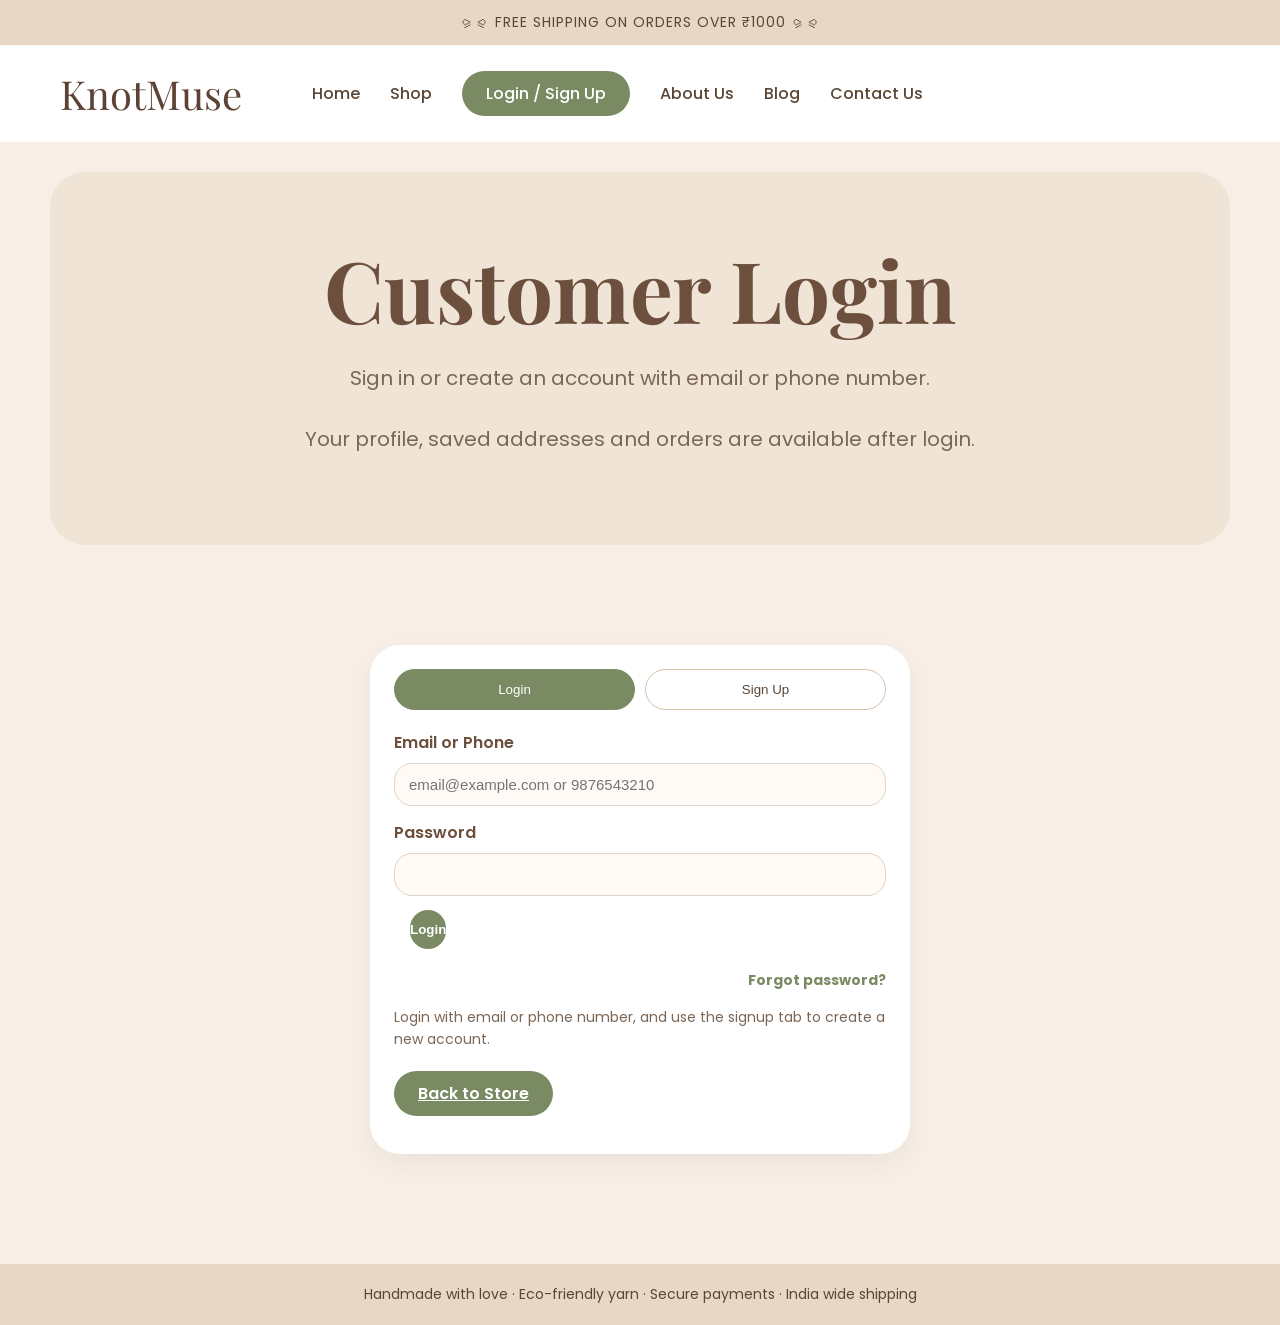
<file: login.html>
<!DOCTYPE html>
<html lang="en">
<head>
<meta charset="UTF-8">
<title>KnotMuse Login</title>
<link rel="stylesheet" href="style.css">
<link href="https://fonts.googleapis.com/css2?family=Playfair+Display:wght@500;700&family=Poppins:wght@300;400;500&display=swap" rel="stylesheet">
</head>
<body>

<div class="topbar">⪩⪨ FREE SHIPPING ON ORDERS OVER ₹1000 ⪩⪨</div>

<header>
    <div class="logo">KnotMuse</div>
    <nav>
        <a href="index.html">Home</a>
        <a href="index.html#categories">Shop</a>
        <a id="auth-link" class="auth-button" href="login.html">Login / Sign Up</a>
        <a href="index.html#about">About Us</a>
        <a href="https://www.instagram.com/KNOT.MUSEE" target="_blank" rel="noopener">Blog</a>
        <a href="index.html#contact">Contact Us</a>
    </nav>
</header>

<section class="hero" style="padding:60px 30px;">
    <div class="hero-content">
        <h1>Customer Login</h1>
        <p>Sign in or create an account with email or phone number.</p>
        <p class="help-text">Your profile, saved addresses and orders are available after login.</p>
    </div>
</section>

<section class="account-section">
    <div class="account-grid" style="grid-template-columns:1fr; max-width:600px; margin:0 auto;">
        <div id="auth-form-box" class="account-box">
            <div class="account-tabs">
                <button id="show-login" class="tab-button active">Login</button>
                <button id="show-signup" class="tab-button">Sign Up</button>
            </div>
            <div id="login-panel">
                <div class="form-group">
                    <label for="login-email">Email or Phone</label>
                    <input id="login-email" type="text" class="form-control" placeholder="email@example.com or 9876543210">
                </div>
                <div class="form-group">
                    <label for="login-password">Password</label>
                    <input id="login-password" type="password" class="form-control">
                </div>
                <button id="login-btn" class="btn-primary w-full">Login</button>
                <div style="text-align:right; margin-top:12px;">
                    <a id="forgot-password-link" class="forgot-link" href="#">Forgot password?</a>
                </div>
            </div>
            <div id="reset-request-panel" style="display:none; margin-top:16px;">
                <div class="form-group">
                    <label for="reset-email">Registered Email or Phone</label>
                    <input id="reset-email" type="text" class="form-control" placeholder="email@example.com or 9876543210">
                </div>
                <button id="request-reset-btn" class="btn-secondary w-full">Send Reset Link</button>
                <button id="cancel-reset-request" class="btn-link" style="margin-top:10px;">Back to Login</button>
                <div id="reset-link-box" style="display:none; margin-top:14px; background:#f7f0e8; padding:12px; border-radius:16px; font-size:14px;">
                    Reset link for demo: <a id="reset-link-url" href="#">Click here to open reset form</a>
                </div>
            </div>
            <div id="reset-password-panel" style="display:none; margin-top:16px;">
                <div class="form-group">
                    <label for="new-password">New Password</label>
                    <input id="new-password" type="password" class="form-control" placeholder="Create a new password">
                </div>
                <div class="form-group">
                    <label for="confirm-password">Confirm New Password</label>
                    <input id="confirm-password" type="password" class="form-control" placeholder="Confirm new password">
                </div>
                <button id="reset-password-btn" class="btn-primary w-full">Reset Password</button>
                <button id="cancel-reset" class="btn-link" style="margin-top:10px;">Back to Login</button>
            </div>
            <div id="signup-panel" style="display:none;">
                <div class="form-group">
                    <label for="signup-name">Full Name</label>
                    <input id="signup-name" type="text" class="form-control" placeholder="Your name">
                </div>
                <div class="form-group">
                    <label for="signup-email">Email</label>
                    <input id="signup-email" type="email" class="form-control" placeholder="email@example.com">
                </div>
                <div class="form-group">
                    <label for="signup-phone">Phone</label>
                    <input id="signup-phone" type="tel" class="form-control" placeholder="9876543210">
                </div>
                <div class="form-group">
                    <label for="signup-password">Password</label>
                    <input id="signup-password" type="password" class="form-control" placeholder="Create a password">
                </div>
                <button id="signup-btn" class="btn-primary w-full">Sign Up</button>
            </div>
            <div id="account-message" class="checkout-message"></div>
            <p class="help-text">Login with email or phone number, and use the signup tab to create a new account.</p>
            <a href="index.html" class="cat-button" style="margin-top:20px;">Back to Store</a>
        </div>
        <div id="account-details" class="account-box" style="display:none;">
            <h3>Account Overview</h3>
            <div id="account-summary" class="account-summary"></div>
            <h3>Saved Addresses</h3>
            <div id="address-list" class="address-list"></div>
            <h3>Order History</h3>
            <div id="order-history" class="order-history"></div>
            <button id="logout-btn" class="btn-secondary w-full" style="display:none; margin-top:10px;">Logout</button>
        </div>
    </div>
</section>

<footer style="margin-top:40px; text-align:center; padding:20px;">Handmade with love · Eco-friendly yarn · Secure payments · India wide shipping</footer>

<script>
const STORAGE_KEYS = {
    currentUser: 'knotmuse_current_user',
    users: 'knotmuse_users',
    orders: 'knotmuse_orders',
    resetTokens: 'knotmuse_reset_tokens'
};

function getJson(key, defaultValue) {
    try {
        return JSON.parse(localStorage.getItem(key)) || defaultValue;
    } catch (error) {
        return defaultValue;
    }
}

function setJson(key, value) {
    localStorage.setItem(key, JSON.stringify(value));
}

function getCurrentUser() {
    return getJson(STORAGE_KEYS.currentUser, null);
}

function setCurrentUser(user) {
    setJson(STORAGE_KEYS.currentUser, user);
}

function getUsers() {
    return getJson(STORAGE_KEYS.users, []);
}

function setUsers(users) {
    setJson(STORAGE_KEYS.users, users);
}

function getOrders() {
    return getJson(STORAGE_KEYS.orders, []);
}

function getResetTokens() {
    return getJson(STORAGE_KEYS.resetTokens, {});
}

function setResetTokens(tokens) {
    setJson(STORAGE_KEYS.resetTokens, tokens);
}

function findUserByLogin(loginId) {
    const users = getUsers();
    return users.find(user => user.email === loginId || user.phone === loginId);
}

function createResetToken(loginId) {
    const token = 'RP' + Date.now() + Math.floor(Math.random() * 9000 + 1000);
    const tokens = getResetTokens();
    tokens[token] = {
        loginId,
        expires: Date.now() + 1000 * 60 * 15
    };
    setResetTokens(tokens);
    return token;
}

function clearResetToken(token) {
    const tokens = getResetTokens();
    delete tokens[token];
    setResetTokens(tokens);
}

function logoutCurrentUser() {
    setCurrentUser(null);
    showMessage('#account-message', 'You have been logged out.', true);
    toggleAuthUI();
    renderAccountDetails();
}

function toggleAuthUI() {
    const currentUser = getCurrentUser();
    const authLink = document.querySelector('#auth-link');
    const authFormBox = document.querySelector('#auth-form-box');
    const accountDetails = document.querySelector('#account-details');
    if (!authLink) return;

    if (currentUser) {
        authLink.textContent = 'Logout';
        authLink.href = '#';
        authLink.onclick = function(event) {
            event.preventDefault();
            logoutCurrentUser();
        };
        if (authFormBox) authFormBox.style.display = 'none';
        if (accountDetails) accountDetails.style.display = 'block';
    } else {
        authLink.textContent = 'Login / Sign Up';
        authLink.href = 'login.html';
        authLink.onclick = null;
        if (authFormBox) authFormBox.style.display = 'block';
        if (accountDetails) accountDetails.style.display = 'none';
    }
}

function showMessage(selector, message, success = false) {
    const el = document.querySelector(selector);
    if (!el) return;
    el.textContent = message;
    el.style.color = success ? '#2f5c2f' : '#a43f3f';
}

function getQueryParam(name) {
    const params = new URLSearchParams(window.location.search);
    return params.get(name);
}

function switchPanel(loginVisible) {
    const showLoginButton = document.querySelector('#show-login');
    const showSignupButton = document.querySelector('#show-signup');
    const loginPanel = document.querySelector('#login-panel');
    const signupPanel = document.querySelector('#signup-panel');
    const resetRequestPanel = document.querySelector('#reset-request-panel');
    const resetPasswordPanel = document.querySelector('#reset-password-panel');
    if (!showLoginButton || !showSignupButton || !loginPanel || !signupPanel) return;
    if (loginVisible) {
        showLoginButton.classList.add('active');
        showSignupButton.classList.remove('active');
        loginPanel.style.display = 'block';
        signupPanel.style.display = 'none';
        if (resetRequestPanel) resetRequestPanel.style.display = 'none';
        if (resetPasswordPanel) resetPasswordPanel.style.display = 'none';
    } else {
        showSignupButton.classList.add('active');
        showLoginButton.classList.remove('active');
        signupPanel.style.display = 'block';
        loginPanel.style.display = 'none';
        if (resetRequestPanel) resetRequestPanel.style.display = 'none';
        if (resetPasswordPanel) resetPasswordPanel.style.display = 'none';
    }
}

function renderAccountDetails() {
    const user = getCurrentUser();
    const accountDetails = document.querySelector('#account-details');
    const accountSummary = document.querySelector('#account-summary');
    const addressList = document.querySelector('#address-list');
    const orderHistory = document.querySelector('#order-history');
    const logoutBtn = document.querySelector('#logout-btn');
    if (!accountDetails || !accountSummary || !addressList || !orderHistory || !logoutBtn) return;

    if (!user) {
        accountDetails.style.display = 'none';
        accountSummary.innerHTML = '<p>Please login or sign up to see your account overview, saved addresses and order history.</p>';
        addressList.innerHTML = '<p>No saved addresses to display.</p>';
        orderHistory.innerHTML = '<p>No order history available.</p>';
        logoutBtn.style.display = 'none';
        return;
    }

    accountDetails.style.display = 'block';
    logoutBtn.style.display = 'block';
    accountSummary.innerHTML = `
        <p><strong>${user.name}</strong></p>
        <p>${user.email || ''} ${user.email && user.phone ? '•' : ''} ${user.phone || ''}</p>
    `;

    if (!user.addresses || user.addresses.length === 0) {
        addressList.innerHTML = '<p>No saved addresses yet.</p>';
    } else {
        addressList.innerHTML = user.addresses.map((address, index) => `
            <div class="address-card">
                <strong>Address ${index + 1}</strong>
                <p>${address.line}</p>
                <p>${address.city} - ${address.pincode}</p>
                <p>${address.phone}</p>
            </div>
        `).join('');
    }

    const orders = getOrders().filter(order => order.email === user.email);
    if (orders.length === 0) {
        orderHistory.innerHTML = '<p>You have no orders yet.</p>';
    } else {
        orderHistory.innerHTML = orders.map(order => {
            const items = order.items.map(item => `${item.name} x${item.quantity}`).join(', ');
            return `
                <div class="order-item">
                    <div class="order-info">
                        <strong>${order.orderId}</strong>
                        <span>${items}</span>
                        <span>${order.date}</span>
                        <span>${order.email}</span>
                    </div>
                    <span class="order-status">${order.status}</span>
                </div>
            `;
        }).join('');
    }
}

document.addEventListener('DOMContentLoaded', function() {
    toggleAuthUI();
    renderAccountDetails();

    const showLoginButton = document.querySelector('#show-login');
    const showSignupButton = document.querySelector('#show-signup');
    if (showLoginButton && showSignupButton) {
        showLoginButton.addEventListener('click', function() {
            switchPanel(true);
        });
        showSignupButton.addEventListener('click', function() {
            switchPanel(false);
        });
    }

    const signupBtn = document.querySelector('#signup-btn');
    if (signupBtn) {
        signupBtn.addEventListener('click', function(event) {
            event.preventDefault();
            const name = document.querySelector('#signup-name').value.trim();
            const email = document.querySelector('#signup-email').value.trim();
            const phone = document.querySelector('#signup-phone').value.trim();
            const password = document.querySelector('#signup-password').value.trim();

            if (!name || !email || !phone || !password) {
                showMessage('#account-message', 'Please fill in all signup fields.');
                return;
            }

            const users = getUsers();
            const existing = users.find(user => user.email === email || user.phone === phone);
            if (existing) {
                showMessage('#account-message', 'An account already exists with this email or phone. Please log in.');
                return;
            }

            const newUser = { name, email, phone, password, addresses: [] };
            users.push(newUser);
            setUsers(users);
            setCurrentUser(newUser);
            showMessage('#account-message', 'Signup successful. You are now logged in.', true);
            toggleAuthUI();
            renderAccountDetails();
        });
    }

    const loginBtn = document.querySelector('#login-btn');
    const forgotPasswordLink = document.querySelector('#forgot-password-link');
    const resetRequestPanel = document.querySelector('#reset-request-panel');
    const resetPasswordPanel = document.querySelector('#reset-password-panel');
    const requestResetBtn = document.querySelector('#request-reset-btn');
    const cancelResetRequest = document.querySelector('#cancel-reset-request');
    const cancelReset = document.querySelector('#cancel-reset');
    const resetPasswordBtn = document.querySelector('#reset-password-btn');

    if (loginBtn) {
        loginBtn.addEventListener('click', function(event) {
            event.preventDefault();
            const loginId = document.querySelector('#login-email').value.trim();
            const password = document.querySelector('#login-password').value.trim();
            const users = getUsers();

            if (!loginId || !password) {
                showMessage('#account-message', 'Please enter email/phone and password.');
                return;
            }

            const user = users.find(user => (user.email === loginId || user.phone === loginId) && user.password === password);
            if (!user) {
                showMessage('#account-message', 'Email, phone or password is incorrect.');
                return;
            }

            setCurrentUser(user);
            showMessage('#account-message', 'Login successful. You are now logged in.', true);
            toggleAuthUI();
            renderAccountDetails();
        });
    }

    if (forgotPasswordLink) {
        forgotPasswordLink.addEventListener('click', function(event) {
            event.preventDefault();
            if (resetRequestPanel) resetRequestPanel.style.display = 'block';
            if (resetPasswordPanel) resetPasswordPanel.style.display = 'none';
            const loginPanel = document.querySelector('#login-panel');
            if (loginPanel) loginPanel.style.display = 'none';
            const signupPanel = document.querySelector('#signup-panel');
            if (signupPanel) signupPanel.style.display = 'none';
        });
    }

    if (cancelResetRequest) {
        cancelResetRequest.addEventListener('click', function(event) {
            event.preventDefault();
            switchPanel(true);
        });
    }

    if (cancelReset) {
        cancelReset.addEventListener('click', function(event) {
            event.preventDefault();
            switchPanel(true);
        });
    }

    if (requestResetBtn) {
        requestResetBtn.addEventListener('click', function(event) {
            event.preventDefault();
            const resetId = document.querySelector('#reset-email').value.trim();
            if (!resetId) {
                showMessage('#account-message', 'Please enter your registered email or phone.');
                return;
            }
            const user = findUserByLogin(resetId);
            if (!user) {
                showMessage('#account-message', 'No account found for that email or phone.');
                return;
            }
            const token = createResetToken(resetId);
            const resetLinkBox = document.querySelector('#reset-link-box');
            const resetLinkUrl = document.querySelector('#reset-link-url');
            if (resetLinkBox && resetLinkUrl) {
                const url = `${window.location.origin}${window.location.pathname}?reset=${token}`;
                resetLinkUrl.href = url;
                resetLinkUrl.textContent = url;
                resetLinkBox.style.display = 'block';
            }
            showMessage('#account-message', 'Reset link created. Open the link below to continue resetting your password.', true);
            if (resetPasswordPanel) resetPasswordPanel.style.display = 'block';
            if (resetRequestPanel) resetRequestPanel.style.display = 'none';
            if (resetPasswordPanel) resetPasswordPanel.dataset.resetToken = token;
        });
    }

    if (resetPasswordBtn) {
        resetPasswordBtn.addEventListener('click', function(event) {
            event.preventDefault();
            const token = resetPasswordPanel ? resetPasswordPanel.dataset.resetToken : null;
            const newPassword = document.querySelector('#new-password').value.trim();
            const confirmPassword = document.querySelector('#confirm-password').value.trim();

            if (!token) {
                showMessage('#account-message', 'Please request a password reset first.');
                return;
            }
            if (!newPassword || !confirmPassword) {
                showMessage('#account-message', 'Please enter and confirm your new password.');
                return;
            }
            if (newPassword !== confirmPassword) {
                showMessage('#account-message', 'Passwords do not match.');
                return;
            }

            const tokens = getResetTokens();
            const resetData = tokens[token];
            if (!resetData || resetData.expires < Date.now()) {
                showMessage('#account-message', 'Reset link is invalid or expired. Please request again.');
                return;
            }
            const user = findUserByLogin(resetData.loginId);
            if (!user) {
                showMessage('#account-message', 'No account found for this reset link.');
                return;
            }
            const users = getUsers().map(u => {
                if (u.email === user.email || u.phone === user.phone) {
                    return { ...u, password: newPassword };
                }
                return u;
            });
            setUsers(users);
            setCurrentUser({ ...user, password: newPassword });
            clearResetToken(token);
            showMessage('#account-message', 'Password reset successful. You are now logged in.', true);
            toggleAuthUI();
            renderAccountDetails();
            if (resetPasswordPanel) resetPasswordPanel.style.display = 'none';
            const resetLinkBox = document.querySelector('#reset-link-box');
            if (resetLinkBox) resetLinkBox.style.display = 'none';
        });
    }

    const resetTokenParam = getQueryParam('reset');
    if (resetTokenParam) {
        const loginPanel = document.querySelector('#login-panel');
        const signupPanel = document.querySelector('#signup-panel');
        if (loginPanel) loginPanel.style.display = 'none';
        if (signupPanel) signupPanel.style.display = 'none';
        if (resetRequestPanel) resetRequestPanel.style.display = 'none';
        if (resetPasswordPanel) {
            resetPasswordPanel.style.display = 'block';
            resetPasswordPanel.dataset.resetToken = resetTokenParam;
        }
        const resetLinkBox = document.querySelector('#reset-link-box');
        if (resetLinkBox) resetLinkBox.style.display = 'block';
        const resetLinkUrl = document.querySelector('#reset-link-url');
        if (resetLinkUrl) {
            const url = `${window.location.origin}${window.location.pathname}?reset=${resetTokenParam}`;
            resetLinkUrl.href = url;
            resetLinkUrl.textContent = url;
        }
        showMessage('#account-message', 'Enter a new password and submit to complete reset.', true);
    }
});
</script>

</body>
</html>
</file>
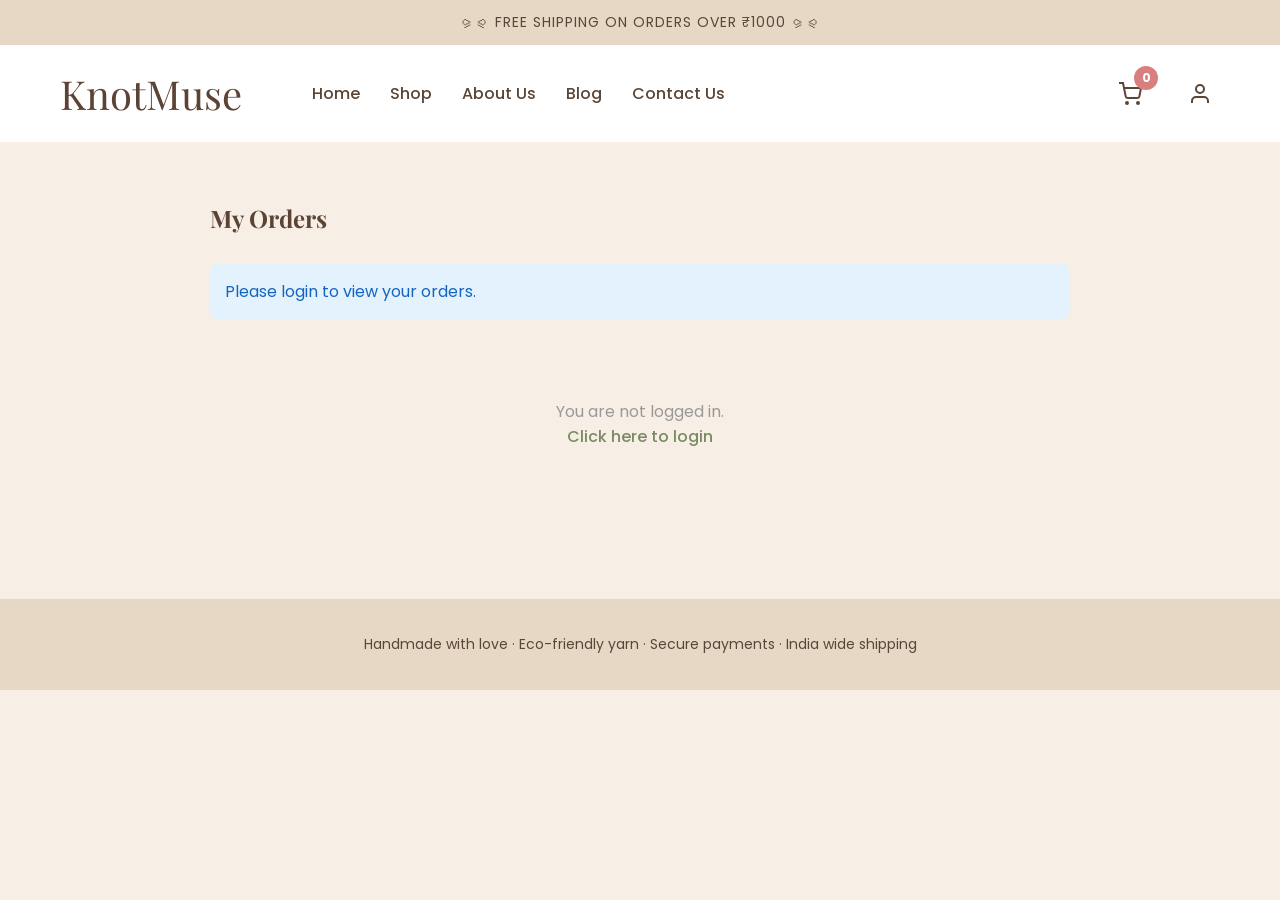
<file: orders.html>
<!DOCTYPE html>
<html lang="en">
<head>
    <meta charset="UTF-8">
    <meta name="viewport" content="width=device-width, initial-scale=1.0">
    <title>My Orders - KNOT MUSEE</title>
    <link rel="stylesheet" href="style.css">
    <link href="https://fonts.googleapis.com/css2?family=Playfair+Display:wght@500;700&family=Poppins:wght@300;400;500&display=swap" rel="stylesheet">
</head>
<body>
<div class="topbar">⪩⪨ FREE SHIPPING ON ORDERS OVER ₹1000 ⪩⪨</div>

<header>
    <div class="logo">KnotMuse</div>
    <nav>
        <a href="index.html">Home</a>
        <a href="index.html#categories">Shop</a>
        <a href="index.html#about">About Us</a>
        <a href="https://www.instagram.com/KNOT.MUSEE" target="_blank" rel="noopener">Blog</a>
        <a href="index.html#contact">Contact Us</a>
    </nav>
    <div class="header-actions">
        <!-- Cart Icon -->
        <a href="checkout.html" class="cart-icon-btn" title="Cart">
            <svg width="24" height="24" viewBox="0 0 24 24" fill="none" stroke="currentColor" stroke-width="2">
                <circle cx="9" cy="21" r="1"/>
                <circle cx="20" cy="21" r="1"/>
                <path d="M1 1h4l2.68 13.39a2 2 0 0 0 2 1.61h9.72a2 2 0 0 0 2-1.61L23 6H6"/>
            </svg>
            <span id="cart-badge" class="badge">0</span>
        </a>

        <!-- Profile Dropdown -->
        <div class="profile-dropdown-container">
            <button class="profile-btn" title="Account">
                <svg width="24" height="24" viewBox="0 0 24 24" fill="none" stroke="currentColor" stroke-width="2">
                    <path d="M20 21v-2a4 4 0 0 0-4-4H8a4 4 0 0 0-4 4v2"/>
                    <circle cx="12" cy="7" r="4"/>
                </svg>
            </button>
            <div class="profile-dropdown-menu">
                <div class="dropdown-header">Your Account</div>
                <a href="profile.html" class="dropdown-item">My Profile</a>
                <a href="orders.html" class="dropdown-item">Orders</a>
                <a href="saved-address.html" class="dropdown-item">Saved Address</a>
                <div class="dropdown-divider"></div>
                <a href="#" id="logout-link" class="dropdown-item logout-item" style="display: none;">Logout</a>
                <a href="login.html" id="login-link" class="dropdown-item">Login / Sign Up</a>
            </div>
        </div>
    </div>
</header>

<section class="orders-container">
    <div class="orders-content">
        <h1>My Orders</h1>
        <div id="orders-message" class="message"></div>
        
        <div id="orders-list" class="orders-list">
            <!-- Orders will be loaded here -->
        </div>
    </div>
</section>

<footer>
    Handmade with love · Eco-friendly yarn · Secure payments · India wide shipping
</footer>

<style>
    .orders-container {
        max-width: 900px;
        margin: 40px auto;
        padding: 20px;
    }

    .orders-content h1 {
        font-family: 'Playfair Display', serif;
        color: #5d4335;
        margin-bottom: 30px;
    }

    .message {
        padding: 15px;
        margin-bottom: 20px;
        border-radius: 8px;
        display: none;
    }

    .message.show {
        display: block;
    }

    .message.info {
        background: #e3f2fd;
        color: #1565c0;
    }

    .orders-list {
        display: grid;
        gap: 20px;
    }

    .order-card {
        background: white;
        padding: 20px;
        border-radius: 12px;
        box-shadow: 0 2px 8px rgba(0, 0, 0, 0.1);
        border-left: 4px solid #7a8b63;
    }

    .order-header {
        display: flex;
        justify-content: space-between;
        align-items: start;
        margin-bottom: 15px;
        flex-wrap: wrap;
        gap: 10px;
    }

    .order-id {
        font-weight: 600;
        color: #5d4335;
        font-size: 16px;
    }

    .order-status {
        display: inline-block;
        padding: 6px 12px;
        border-radius: 20px;
        font-size: 13px;
        font-weight: 500;
    }

    .order-status.confirmed {
        background: #e8f5e9;
        color: #2f5c2f;
    }

    .order-status.pending {
        background: #fff3e0;
        color: #e65100;
    }

    .order-details {
        margin-bottom: 15px;
        line-height: 1.8;
    }

    .order-details p {
        margin: 5px 0;
        font-size: 14px;
        color: #666;
    }

    .order-details strong {
        color: #5a4636;
    }

    .order-items {
        background: #f9f6f0;
        padding: 15px;
        border-radius: 8px;
        margin-bottom: 15px;
    }

    .order-items-title {
        font-weight: 600;
        margin-bottom: 10px;
        color: #5d4335;
        font-size: 14px;
    }

    .order-item {
        display: flex;
        justify-content: space-between;
        padding: 8px 0;
        border-bottom: 1px solid #e7d8c6;
        font-size: 14px;
    }

    .order-item:last-child {
        border-bottom: none;
    }

    .order-total {
        display: flex;
        justify-content: space-between;
        font-weight: 600;
        font-size: 16px;
        color: #5d4335;
        padding-top: 10px;
        border-top: 2px solid #e7d8c6;
    }

    .empty-message {
        text-align: center;
        padding: 60px 20px;
        color: #999;
        font-size: 16px;
    }

    .empty-message a {
        color: #7a8b63;
        text-decoration: none;
        font-weight: 500;
    }

    .empty-message a:hover {
        text-decoration: underline;
    }
</style>

<script>
    const STORAGE_KEYS = {
        currentUser: 'knotmuse_current_user',
        cart: 'knotmuse_cart',
        orders: 'knotmuse_orders'
    };

    function getJson(key, defaultValue) {
        try {
            return JSON.parse(localStorage.getItem(key)) || defaultValue;
        } catch (error) {
            return defaultValue;
        }
    }

    function getCurrentUser() {
        return getJson(STORAGE_KEYS.currentUser, null);
    }

    function setCurrentUser(user) {
        localStorage.setItem(STORAGE_KEYS.currentUser, JSON.stringify(user));
    }

    function getCart() {
        return getJson(STORAGE_KEYS.cart, []);
    }

    function getOrders() {
        return getJson(STORAGE_KEYS.orders, []);
    }

    function updateCartBadge() {
        const cart = getCart();
        const count = cart.reduce((sum, item) => sum + item.quantity, 0);
        const badge = document.querySelector('#cart-badge');
        if (badge) badge.textContent = count;
    }

    function loadOrders() {
        const user = getCurrentUser();
        const ordersList = document.querySelector('#orders-list');
        const ordersMessage = document.querySelector('#orders-message');

        if (!user) {
            ordersMessage.textContent = 'Please login to view your orders.';
            ordersMessage.classList.add('show', 'info');
            ordersList.innerHTML = '<div class="empty-message"><p>You are not logged in.</p><p><a href="login.html">Click here to login</a></p></div>';
            return;
        }

        const orders = getOrders().filter(order => order.email === user.email);

        if (orders.length === 0) {
            ordersList.innerHTML = '<div class="empty-message"><p>You have no orders yet.</p><p><a href="index.html#categories">Start shopping</a></p></div>';
            return;
        }

        ordersList.innerHTML = orders.map(order => `
            <div class="order-card">
                <div class="order-header">
                    <div class="order-id">Order #${order.orderId}</div>
                    <span class="order-status ${order.status === 'Confirmed' ? 'confirmed' : 'pending'}">${order.status}</span>
                </div>
                <div class="order-details">
                    <p><strong>Date:</strong> ${order.date}</p>
                    <p><strong>Delivery Address:</strong> ${order.address}, ${order.city} - ${order.pincode}</p>
                    <p><strong>Payment ID:</strong> ${order.paymentId}</p>
                </div>
                <div class="order-items">
                    <div class="order-items-title">Items Ordered:</div>
                    ${order.items.map(item => `
                        <div class="order-item">
                            <span>${item.name} x${item.quantity}</span>
                            <span>₹${item.price * item.quantity}</span>
                        </div>
                    `).join('')}
                </div>
                <div class="order-total">
                    <span>Total Amount</span>
                    <span>₹${order.total}</span>
                </div>
            </div>
        `).join('');
    }

    function logoutCurrentUser() {
        setCurrentUser(null);
        window.location.href = 'index.html';
    }

    function updateAuthDropdown() {
        const logoutLink = document.querySelector('#logout-link');
        const loginLink = document.querySelector('#login-link');
        const user = getCurrentUser();
        
        if (user) {
            logoutLink.style.display = 'block';
            loginLink.style.display = 'none';
        } else {
            logoutLink.style.display = 'none';
            loginLink.style.display = 'block';
        }
    }

    document.addEventListener('DOMContentLoaded', function() {
        updateCartBadge();
        loadOrders();
        updateAuthDropdown();

        // Profile dropdown toggle
        const profileBtn = document.querySelector('.profile-btn');
        const profileDropdown = document.querySelector('.profile-dropdown-menu');

        if (profileBtn && profileDropdown) {
            profileBtn.addEventListener('click', function() {
                profileDropdown.style.display = profileDropdown.style.display === 'block' ? 'none' : 'block';
            });
        }

        // Close dropdown when clicking outside
        document.addEventListener('click', function(e) {
            if (profileDropdown && !e.target.closest('.profile-dropdown-container')) {
                profileDropdown.style.display = 'none';
            }
        });

        // Logout functionality
        const logoutLink = document.querySelector('#logout-link');
        if (logoutLink) {
            logoutLink.addEventListener('click', function(e) {
                e.preventDefault();
                logoutCurrentUser();
            });
        }
    });
</script>
</body>
</html>
</file>
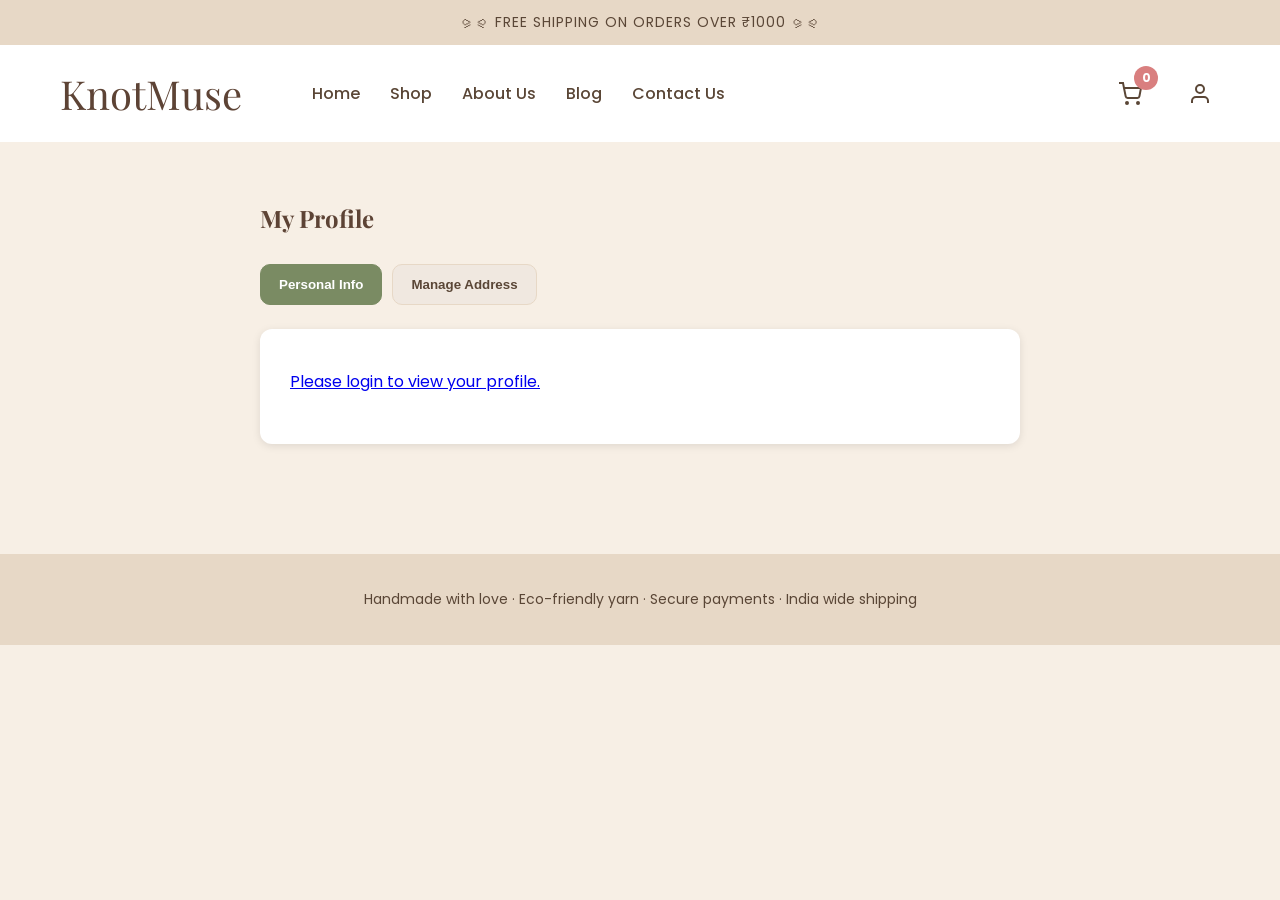
<file: profile.html>
<!DOCTYPE html>
<html lang="en">
<head>
    <meta charset="UTF-8">
    <meta name="viewport" content="width=device-width, initial-scale=1.0">
    <title>My Profile - KNOT MUSEE</title>
    <link rel="stylesheet" href="style.css">
    <link href="https://fonts.googleapis.com/css2?family=Playfair+Display:wght@500;700&family=Poppins:wght@300;400;500&display=swap" rel="stylesheet">
</head>
<body>
<div class="topbar">⪩⪨ FREE SHIPPING ON ORDERS OVER ₹1000 ⪩⪨</div>

<header>
    <div class="logo">KnotMuse</div>
    <nav>
        <a href="index.html">Home</a>
        <a href="index.html#categories">Shop</a>
        <a href="index.html#about">About Us</a>
        <a href="https://www.instagram.com/KNOT.MUSEE" target="_blank" rel="noopener">Blog</a>
        <a href="index.html#contact">Contact Us</a>
    </nav>
    <div class="header-actions">
        <!-- Cart Icon -->
        <a href="checkout.html" class="cart-icon-btn" title="Cart">
            <svg width="24" height="24" viewBox="0 0 24 24" fill="none" stroke="currentColor" stroke-width="2">
                <circle cx="9" cy="21" r="1"/>
                <circle cx="20" cy="21" r="1"/>
                <path d="M1 1h4l2.68 13.39a2 2 0 0 0 2 1.61h9.72a2 2 0 0 0 2-1.61L23 6H6"/>
            </svg>
            <span id="cart-badge" class="badge">0</span>
        </a>

        <!-- Profile Dropdown -->
        <div class="profile-dropdown-container">
            <button class="profile-btn" title="Account">
                <svg width="24" height="24" viewBox="0 0 24 24" fill="none" stroke="currentColor" stroke-width="2">
                    <path d="M20 21v-2a4 4 0 0 0-4-4H8a4 4 0 0 0-4 4v2"/>
                    <circle cx="12" cy="7" r="4"/>
                </svg>
            </button>
            <div class="profile-dropdown-menu">
                <div class="dropdown-header">Your Account</div>
                <a href="profile.html" class="dropdown-item">My Profile</a>
                <a href="orders.html" class="dropdown-item">Orders</a>
                <a href="saved-address.html" class="dropdown-item">Saved Address</a>
                <div class="dropdown-divider"></div>
                <a href="#" id="logout-link" class="dropdown-item logout-item" style="display: none;">Logout</a>
                <a href="login.html" id="login-link" class="dropdown-item">Login / Sign Up</a>
            </div>
        </div>
    </div>
</header>

<section class="profile-container">
    <div class="profile-content">
        <h1>My Profile</h1>
        <div id="profile-message" class="message"></div>
        
        <div class="profile-tabs">
            <button id="personal-tab" class="tab-btn active">Personal Info</button>
            <button id="address-tab" class="tab-btn">Manage Address</button>
        </div>

        <div id="personal-panel">
            <div class="profile-card">
                <div id="profile-info" class="profile-info">
                    <!-- User profile info will be loaded here -->
                </div>
                <button id="edit-profile-btn" class="btn-primary">Edit Profile</button>
            </div>

            <div id="edit-profile-form" class="edit-form" style="display: none;">
                <h3>Edit Profile</h3>
                <form id="profile-update-form">
                    <div class="form-group">
                        <label for="profile-name">Full Name</label>
                        <input id="profile-name" type="text" class="form-control" required>
                    </div>
                    <div class="form-group">
                        <label for="profile-gender">Gender</label>
                        <select id="profile-gender" class="form-control">
                            <option value="">Select gender</option>
                            <option value="Female">Female</option>
                            <option value="Male">Male</option>
                            <option value="Non-binary">Non-binary</option>
                            <option value="Prefer not to say">Prefer not to say</option>
                        </select>
                    </div>
                    <div class="form-group">
                        <label for="profile-email">Email</label>
                        <input id="profile-email" type="email" class="form-control" disabled>
                    </div>
                    <div class="form-group">
                        <label for="profile-phone">Phone</label>
                        <input id="profile-phone" type="tel" class="form-control" required>
                    </div>
                    <div class="form-group">
                        <label for="profile-password">Password</label>
                        <input id="profile-password" type="password" class="form-control" placeholder="Leave blank to keep current">
                    </div>
                    <button type="submit" class="btn-primary">Save Changes</button>
                    <button type="button" id="cancel-edit-btn" class="btn-secondary">Cancel</button>
                </form>
            </div>
        </div>

        <div id="address-panel" class="addresses-panel" style="display:none;">
            <div class="address-toolbar">
                <button id="show-address-form-btn" class="btn-primary">Add New Address</button>
            </div>
            <div id="addresses-list" class="addresses-list">
                <!-- Addresses will be loaded here -->
            </div>
            <div id="address-form" class="edit-form" style="display:none;">
                <h3 id="address-form-title">Add New Address</h3>
                <form id="address-update-form">
                    <div class="form-group">
                        <label for="address-label">Address Label</label>
                        <input id="address-label" type="text" class="form-control" placeholder="Home, Work, etc." required>
                    </div>
                    <div class="form-group">
                        <label for="address-line">Street Address</label>
                        <input id="address-line" type="text" class="form-control" placeholder="123, Street name" required>
                    </div>
                    <div class="form-group">
                        <label for="address-city">City</label>
                        <input id="address-city" type="text" class="form-control" required>
                    </div>
                    <div class="form-group">
                        <label for="address-state">State</label>
                        <input id="address-state" type="text" class="form-control" required>
                    </div>
                    <div class="form-group">
                        <label for="address-zip">Pincode / ZIP</label>
                        <input id="address-zip" type="text" class="form-control" required>
                    </div>
                    <div class="form-group">
                        <label for="address-phone">Phone</label>
                        <input id="address-phone" type="tel" class="form-control" placeholder="9876543210" required>
                    </div>
                    <button type="submit" class="btn-primary">Save Address</button>
                    <button type="button" id="cancel-address-btn" class="btn-secondary">Cancel</button>
                </form>
            </div>
        </div>
    </div>
</section>

<footer>
    Handmade with love · Eco-friendly yarn · Secure payments · India wide shipping
</footer>

<style>
    .profile-container {
        max-width: 800px;
        margin: 40px auto;
        padding: 20px;
    }

    .profile-content h1 {
        font-family: 'Playfair Display', serif;
        color: #5d4335;
        margin-bottom: 30px;
    }

    .message {
        padding: 15px;
        margin-bottom: 20px;
        border-radius: 8px;
        display: none;
    }

    .message.show {
        display: block;
    }

    .message.success {
        background: #e8f5e9;
        color: #2f5c2f;
    }

    .message.error {
        background: #ffebee;
        color: #a43f3f;
    }

    .profile-card {
        background: white;
        padding: 30px;
        border-radius: 12px;
        box-shadow: 0 2px 8px rgba(0, 0, 0, 0.1);
        margin-bottom: 20px;
    }

    .profile-info {
        margin-bottom: 20px;
    }

    .profile-info p {
        margin: 10px 0;
        font-size: 16px;
    }

    .profile-info strong {
        color: #5d4335;
    }

    .profile-tabs {
        display: flex;
        gap: 10px;
        margin-bottom: 24px;
    }

    .tab-btn {
        background: #f0e8e0;
        border: 1px solid #e7d8c6;
        color: #5a4636;
        padding: 12px 18px;
        border-radius: 10px;
        cursor: pointer;
        transition: 0.3s;
        font-weight: 600;
    }

    .tab-btn.active {
        background: #7a8b63;
        color: white;
        border-color: #7a8b63;
    }

    .addresses-panel {
        margin-top: 10px;
    }

    .address-toolbar {
        display: flex;
        justify-content: flex-end;
        margin-bottom: 20px;
    }

    .addresses-list {
        display: grid;
        gap: 20px;
    }

    .address-card {
        background: white;
        padding: 22px;
        border-radius: 12px;
        box-shadow: 0 2px 8px rgba(0, 0, 0, 0.08);
        border: 1px solid #e7d8c6;
        position: relative;
    }

    .address-card h4 {
        margin-bottom: 10px;
        color: #5d4335;
    }

    .address-card p {
        margin: 8px 0;
        color: #5a4636;
        line-height: 1.5;
    }

    .address-actions {
        display: flex;
        gap: 10px;
        margin-top: 18px;
    }

    .address-btn {
        flex: 1;
        padding: 10px 14px;
        border: none;
        border-radius: 8px;
        cursor: pointer;
        font-size: 14px;
        transition: 0.3s;
    }

    .address-btn-primary {
        background: #7a8b63;
        color: white;
    }

    .address-btn-primary:hover {
        background: #687853;
    }

    .address-btn-secondary {
        background: #e7d8c6;
        color: #5a4636;
    }

    .empty-address {
        padding: 40px 20px;
        background: white;
        border-radius: 12px;
        border: 1px dashed #d9cab4;
        text-align: center;
        color: #7a6e58;
    }

    .empty-address a {
        color: #7a8b63;
        text-decoration: none;
    }

    .edit-form {
        background: white;
        padding: 30px;
        border-radius: 12px;
        box-shadow: 0 2px 8px rgba(0, 0, 0, 0.1);
    }

    .edit-form h3 {
        margin-bottom: 20px;
        color: #5d4335;
    }

    .form-group {
        margin-bottom: 20px;
    }

    .form-group label {
        display: block;
        margin-bottom: 8px;
        font-weight: 500;
        color: #5a4636;
    }

    .form-control {
        width: 100%;
        padding: 12px;
        border: 1px solid #e7d8c6;
        border-radius: 6px;
        font-family: 'Poppins', sans-serif;
        font-size: 14px;
    }

    .form-control:focus {
        outline: none;
        border-color: #7a8b63;
        box-shadow: 0 0 0 3px rgba(122, 139, 99, 0.1);
    }

    .form-control:disabled {
        background: #f5f5f5;
        color: #999;
    }

    .btn-primary, .btn-secondary {
        padding: 12px 24px;
        border: none;
        border-radius: 6px;
        cursor: pointer;
        font-weight: 500;
        transition: 0.3s;
        margin-right: 10px;
        margin-top: 10px;
    }

    .btn-primary {
        background: #7a8b63;
        color: white;
    }

    .btn-primary:hover {
        background: #687853;
    }

    .btn-secondary {
        background: #e7d8c6;
        color: #5a4636;
    }

    .btn-secondary:hover {
        background: #dcc9b5;
    }
</style>

<script>
    const STORAGE_KEYS = {
        currentUser: 'knotmuse_current_user',
        users: 'knotmuse_users',
        cart: 'knotmuse_cart',
    };

    function getJson(key, defaultValue) {
        try {
            return JSON.parse(localStorage.getItem(key)) || defaultValue;
        } catch (error) {
            return defaultValue;
        }
    }

    function setJson(key, value) {
        localStorage.setItem(key, JSON.stringify(value));
    }

    function getCurrentUser() {
        return getJson(STORAGE_KEYS.currentUser, null);
    }

    function setCurrentUser(user) {
        setJson(STORAGE_KEYS.currentUser, user);
    }

    function getUsers() {
        return getJson(STORAGE_KEYS.users, []);
    }

    function setUsers(users) {
        setJson(STORAGE_KEYS.users, users);
    }

    function getCart() {
        return getJson(STORAGE_KEYS.cart, []);
    }

    function updateCartBadge() {
        const cart = getCart();
        const count = cart.reduce((sum, item) => sum + item.quantity, 0);
        const badge = document.querySelector('#cart-badge');
        if (badge) badge.textContent = count;
    }

    function saveCurrentUser(user) {
        setCurrentUser(user);
        const users = getUsers();
        const updatedUsers = users.map(u => u.email === user.email ? user : u);
        setUsers(updatedUsers);
    }

    function showMessage(message, success) {
        const msg = document.querySelector('#profile-message');
        if (!msg) return;
        msg.textContent = message;
        msg.classList.remove('error', 'success');
        msg.classList.add('show', success ? 'success' : 'error');
        setTimeout(() => {
            msg.classList.remove('show');
        }, 3000);
    }

    function renderPersonalInfo() {
        const user = getCurrentUser();
        const profileInfo = document.querySelector('#profile-info');
        const editProfileBtn = document.querySelector('#edit-profile-btn');

        if (!user) {
            profileInfo.innerHTML = '<p><a href="login.html">Please login to view your profile.</a></p>';
            if (editProfileBtn) editProfileBtn.style.display = 'none';
            return;
        }

        user.gender = user.gender || '';
        user.addresses = user.addresses || [];
        profileInfo.innerHTML = `
            <p><strong>Name:</strong> ${user.name}</p>
            <p><strong>Gender:</strong> ${user.gender || 'Not specified'}</p>
            <p><strong>Email:</strong> ${user.email}</p>
            <p><strong>Phone:</strong> ${user.phone || 'Not provided'}</p>
            <p><strong>Member Since:</strong> ${new Date().toLocaleDateString()}</p>
        `;
        if (editProfileBtn) editProfileBtn.style.display = 'inline-block';
    }

    function renderAddresses() {
        const user = getCurrentUser();
        const list = document.querySelector('#addresses-list');

        if (!user) {
            list.innerHTML = '<div class="empty-address">Please <a href="login.html">login</a> to manage addresses.</div>';
            return;
        }

        const addresses = user.addresses || [];
        if (!addresses.length) {
            list.innerHTML = '<div class="empty-address">No saved addresses yet. Click "Add New Address" to save one.</div>';
            return;
        }

        list.innerHTML = addresses.map((address, index) => `
            <div class="address-card" data-address-index="${index}">
                <h4>${address.label}</h4>
                <p>${address.line}</p>
                <p>${address.city}, ${address.state} - ${address.zip}</p>
                <p><strong>Phone:</strong> ${address.phone}</p>
                <div class="address-actions">
                    <button type="button" class="address-btn address-btn-primary edit-address-btn" data-index="${index}">Edit</button>
                    <button type="button" class="address-btn address-btn-secondary delete-address-btn" data-index="${index}">Delete</button>
                </div>
            </div>
        `).join('');
    }

    function toggleTab(tab) {
        const personalTab = document.querySelector('#personal-tab');
        const addressTab = document.querySelector('#address-tab');
        const personalPanel = document.querySelector('#personal-panel');
        const addressPanel = document.querySelector('#address-panel');

        if (!personalTab || !addressTab || !personalPanel || !addressPanel) return;

        if (tab === 'personal') {
            personalTab.classList.add('active');
            addressTab.classList.remove('active');
            personalPanel.style.display = 'block';
            addressPanel.style.display = 'none';
        } else {
            addressTab.classList.add('active');
            personalTab.classList.remove('active');
            personalPanel.style.display = 'none';
            addressPanel.style.display = 'block';
            renderAddresses();
        }
    }

    function openAddressForm(addressIndex = null) {
        const formContainer = document.querySelector('#address-form');
        const title = document.querySelector('#address-form-title');
        const label = document.querySelector('#address-label');
        const line = document.querySelector('#address-line');
        const city = document.querySelector('#address-city');
        const state = document.querySelector('#address-state');
        const zip = document.querySelector('#address-zip');
        const phone = document.querySelector('#address-phone');

        const user = getCurrentUser();
        if (!user) {
            showMessage('Login first to manage addresses.', false);
            return;
        }

        if (addressIndex !== null && user.addresses && user.addresses[addressIndex]) {
            const address = user.addresses[addressIndex];
            title.textContent = 'Edit Address';
            label.value = address.label;
            line.value = address.line;
            city.value = address.city;
            state.value = address.state;
            zip.value = address.zip;
            phone.value = address.phone;
            formContainer.dataset.editIndex = addressIndex;
        } else {
            title.textContent = 'Add New Address';
            label.value = '';
            line.value = '';
            city.value = '';
            state.value = '';
            zip.value = '';
            phone.value = user.phone || '';
            delete formContainer.dataset.editIndex;
        }

        formContainer.style.display = 'block';
    }

    function closeAddressForm() {
        const formContainer = document.querySelector('#address-form');
        if (formContainer) {
            formContainer.style.display = 'none';
            delete formContainer.dataset.editIndex;
        }
    }

    function logoutCurrentUser() {
        setCurrentUser(null);
        window.location.href = 'index.html';
    }

    function updateAuthDropdown() {
        const logoutLink = document.querySelector('#logout-link');
        const loginLink = document.querySelector('#login-link');
        const user = getCurrentUser();
        
        if (user) {
            logoutLink.style.display = 'block';
            loginLink.style.display = 'none';
        } else {
            logoutLink.style.display = 'none';
            loginLink.style.display = 'block';
        }
    }

    document.addEventListener('DOMContentLoaded', function() {
        updateCartBadge();
        renderPersonalInfo();
        updateAuthDropdown();
        toggleTab('personal');

        const personalTab = document.querySelector('#personal-tab');
        const addressTab = document.querySelector('#address-tab');

        if (personalTab) {
            personalTab.addEventListener('click', function() {
                toggleTab('personal');
            });
        }

        if (addressTab) {
            addressTab.addEventListener('click', function() {
                toggleTab('address');
            });
        }

        // Profile dropdown toggle
        const profileBtn = document.querySelector('.profile-btn');
        const profileDropdown = document.querySelector('.profile-dropdown-menu');

        if (profileBtn && profileDropdown) {
            profileBtn.addEventListener('click', function() {
                profileDropdown.style.display = profileDropdown.style.display === 'block' ? 'none' : 'block';
            });
        }

        // Close dropdown when clicking outside
        document.addEventListener('click', function(e) {
            if (profileDropdown && !e.target.closest('.profile-dropdown-container')) {
                profileDropdown.style.display = 'none';
            }
        });

        // Logout functionality
        const logoutLink = document.querySelector('#logout-link');
        if (logoutLink) {
            logoutLink.addEventListener('click', function(e) {
                e.preventDefault();
                logoutCurrentUser();
            });
        }

        // Edit profile form
        const editProfileBtn = document.querySelector('#edit-profile-btn');
        const editForm = document.querySelector('#edit-profile-form');
        const cancelEditBtn = document.querySelector('#cancel-edit-btn');
        const profileUpdateForm = document.querySelector('#profile-update-form');

        if (editProfileBtn) {
            editProfileBtn.addEventListener('click', function() {
                const user = getCurrentUser();
                if (user) {
                    document.querySelector('#profile-name').value = user.name;
                    document.querySelector('#profile-gender').value = user.gender || '';
                    document.querySelector('#profile-email').value = user.email;
                    document.querySelector('#profile-phone').value = user.phone || '';
                    editForm.style.display = 'block';
                    editProfileBtn.style.display = 'none';
                }
            });
        }

        if (cancelEditBtn) {
            cancelEditBtn.addEventListener('click', function() {
                editForm.style.display = 'none';
                editProfileBtn.style.display = 'block';
            });
        }

        if (profileUpdateForm) {
            profileUpdateForm.addEventListener('submit', function(e) {
                e.preventDefault();
                const user = getCurrentUser();
                if (!user) return;

                const name = document.querySelector('#profile-name').value.trim();
                const gender = document.querySelector('#profile-gender').value;
                const phone = document.querySelector('#profile-phone').value.trim();
                const password = document.querySelector('#profile-password').value.trim();

                if (!name || !phone) {
                    showMessage('Please fill all fields', false);
                    return;
                }

                user.name = name;
                user.gender = gender;
                user.phone = phone;
                if (password) user.password = password;
                user.addresses = user.addresses || [];

                saveCurrentUser(user);

                showMessage('Profile updated successfully!', true);
                editForm.style.display = 'none';
                editProfileBtn.style.display = 'block';
                renderPersonalInfo();
            });
        }

        const addressForm = document.querySelector('#address-update-form');
        const showAddressFormBtn = document.querySelector('#show-address-form-btn');
        const cancelAddressBtn = document.querySelector('#cancel-address-btn');

        if (showAddressFormBtn) {
            showAddressFormBtn.addEventListener('click', function() {
                toggleTab('address');
                openAddressForm();
            });
        }

        if (cancelAddressBtn) {
            cancelAddressBtn.addEventListener('click', function() {
                closeAddressForm();
            });
        }

        if (addressForm) {
            addressForm.addEventListener('submit', function(e) {
                e.preventDefault();
                const user = getCurrentUser();
                if (!user) return;

                const label = document.querySelector('#address-label').value.trim();
                const line = document.querySelector('#address-line').value.trim();
                const city = document.querySelector('#address-city').value.trim();
                const state = document.querySelector('#address-state').value.trim();
                const zip = document.querySelector('#address-zip').value.trim();
                const phone = document.querySelector('#address-phone').value.trim();
                const formContainer = document.querySelector('#address-form');

                if (!label || !line || !city || !state || !zip || !phone) {
                    showMessage('Please fill all address fields', false);
                    return;
                }

                user.addresses = user.addresses || [];
                const addressData = { label, line, city, state, zip, phone };

                if (formContainer.dataset.editIndex !== undefined) {
                    const index = Number(formContainer.dataset.editIndex);
                    user.addresses[index] = addressData;
                    showMessage('Address updated successfully!', true);
                } else {
                    user.addresses.push(addressData);
                    showMessage('Address added successfully!', true);
                }

                saveCurrentUser(user);
                renderAddresses();
                closeAddressForm();
            });
        }

        document.body.addEventListener('click', function(event) {
            if (event.target.matches('.edit-address-btn')) {
                const index = Number(event.target.dataset.index);
                openAddressForm(index);
            }
            if (event.target.matches('.delete-address-btn')) {
                const user = getCurrentUser();
                const index = Number(event.target.dataset.index);
                if (!user || !user.addresses) return;
                user.addresses.splice(index, 1);
                saveCurrentUser(user);
                renderAddresses();
                showMessage('Address deleted.', true);
            }
        });
    });
</script>
</body>
</html>
</file>
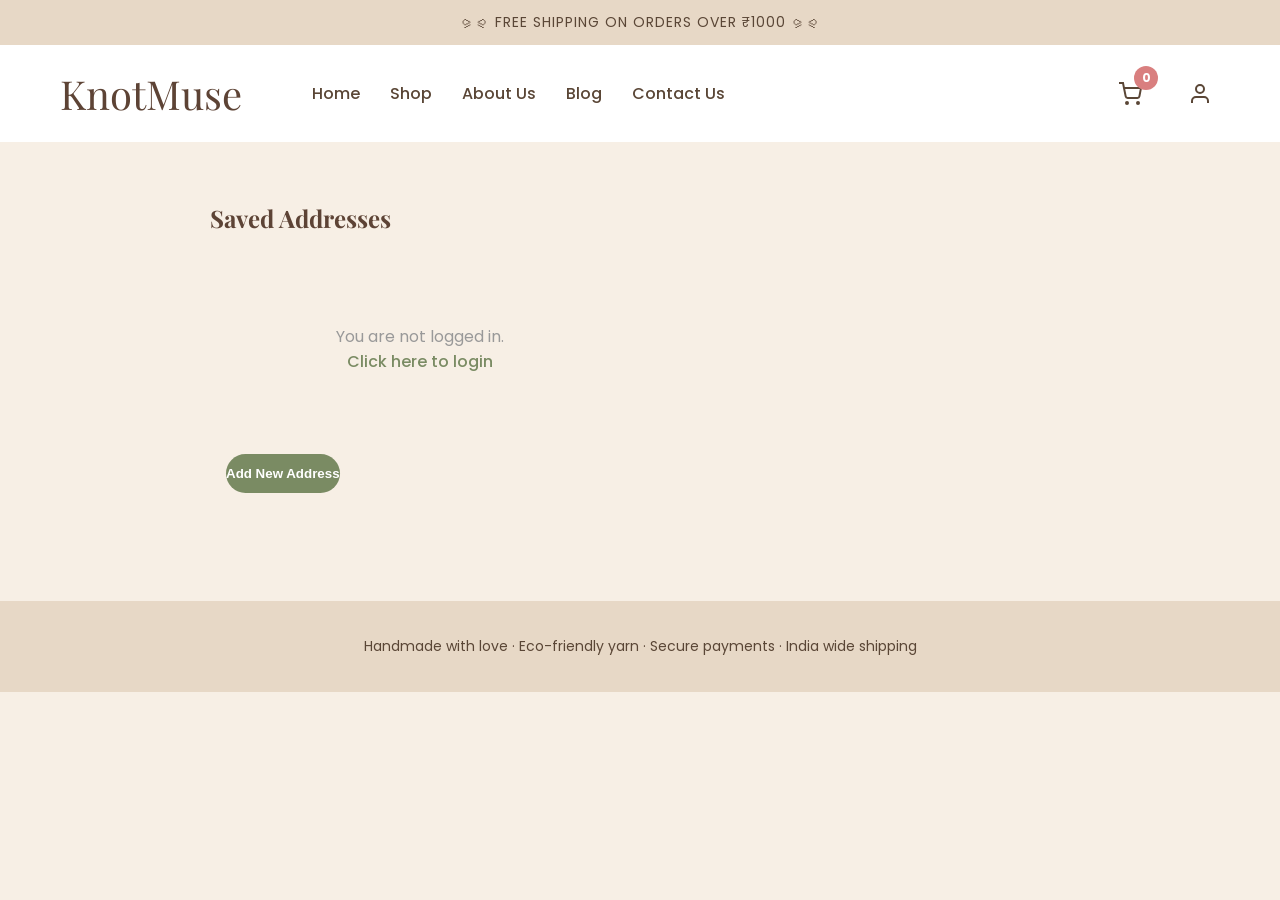
<file: saved-address.html>
<!DOCTYPE html>
<html lang="en">
<head>
    <meta charset="UTF-8">
    <meta name="viewport" content="width=device-width, initial-scale=1.0">
    <title>Saved Addresses - KNOT MUSEE</title>
    <link rel="stylesheet" href="style.css">
    <link href="https://fonts.googleapis.com/css2?family=Playfair+Display:wght@500;700&family=Poppins:wght@300;400;500&display=swap" rel="stylesheet">
</head>
<body>
<div class="topbar">⪩⪨ FREE SHIPPING ON ORDERS OVER ₹1000 ⪩⪨</div>

<header>
    <div class="logo">KnotMuse</div>
    <nav>
        <a href="index.html">Home</a>
        <a href="index.html#categories">Shop</a>
        <a href="index.html#about">About Us</a>
        <a href="https://www.instagram.com/KNOT.MUSEE" target="_blank" rel="noopener">Blog</a>
        <a href="index.html#contact">Contact Us</a>
    </nav>
    <div class="header-actions">
        <!-- Cart Icon -->
        <a href="checkout.html" class="cart-icon-btn" title="Cart">
            <svg width="24" height="24" viewBox="0 0 24 24" fill="none" stroke="currentColor" stroke-width="2">
                <circle cx="9" cy="21" r="1"/>
                <circle cx="20" cy="21" r="1"/>
                <path d="M1 1h4l2.68 13.39a2 2 0 0 0 2 1.61h9.72a2 2 0 0 0 2-1.61L23 6H6"/>
            </svg>
            <span id="cart-badge" class="badge">0</span>
        </a>

        <!-- Profile Dropdown -->
        <div class="profile-dropdown-container">
            <button class="profile-btn" title="Account">
                <svg width="24" height="24" viewBox="0 0 24 24" fill="none" stroke="currentColor" stroke-width="2">
                    <path d="M20 21v-2a4 4 0 0 0-4-4H8a4 4 0 0 0-4 4v2"/>
                    <circle cx="12" cy="7" r="4"/>
                </svg>
            </button>
            <div class="profile-dropdown-menu">
                <div class="dropdown-header">Your Account</div>
                <a href="profile.html" class="dropdown-item">My Profile</a>
                <a href="orders.html" class="dropdown-item">Orders</a>
                <a href="saved-address.html" class="dropdown-item">Saved Address</a>
                <div class="dropdown-divider"></div>
                <a href="#" id="logout-link" class="dropdown-item logout-item" style="display: none;">Logout</a>
                <a href="login.html" id="login-link" class="dropdown-item">Login / Sign Up</a>
            </div>
        </div>
    </div>
</header>

<section class="addresses-container">
    <div class="addresses-content">
        <h1>Saved Addresses</h1>
        <div id="addresses-message" class="message"></div>
        
        <div id="addresses-list" class="addresses-list">
            <!-- Addresses will be loaded here -->
        </div>
        <div class="address-toolbar" style="margin-top:20px; text-align:right;">
            <button id="show-address-form-btn" class="btn-primary">Add New Address</button>
        </div>
        <div id="address-form" class="edit-form" style="display:none; margin-top:24px;">
            <h3 id="address-form-title">Add New Address</h3>
            <form id="address-update-form">
                <div class="form-group">
                    <label for="address-label">Address Label</label>
                    <input id="address-label" type="text" class="form-control" placeholder="Home, Work, etc." required>
                </div>
                <div class="form-group">
                    <label for="address-line">Street Address</label>
                    <input id="address-line" type="text" class="form-control" placeholder="123, Street name" required>
                </div>
                <div class="form-group">
                    <label for="address-city">City</label>
                    <input id="address-city" type="text" class="form-control" required>
                </div>
                <div class="form-group">
                    <label for="address-state">State</label>
                    <input id="address-state" type="text" class="form-control" required>
                </div>
                <div class="form-group">
                    <label for="address-zip">Pincode / ZIP</label>
                    <input id="address-zip" type="text" class="form-control" required>
                </div>
                <div class="form-group">
                    <label for="address-phone">Phone</label>
                    <input id="address-phone" type="tel" class="form-control" placeholder="9876543210" required>
                </div>
                <button type="submit" class="btn-primary">Save Address</button>
                <button type="button" id="cancel-address-btn" class="btn-secondary">Cancel</button>
            </form>
        </div>
    </div>
</section>

<footer>
    Handmade with love · Eco-friendly yarn · Secure payments · India wide shipping
</footer>

<style>
    .addresses-container {
        max-width: 900px;
        margin: 40px auto;
        padding: 20px;
    }

    .addresses-content h1 {
        font-family: 'Playfair Display', serif;
        color: #5d4335;
        margin-bottom: 30px;
    }

    .message {
        padding: 15px;
        margin-bottom: 20px;
        border-radius: 8px;
        display: none;
    }

    .message.show {
        display: block;
    }

    .message.info {
        background: #e3f2fd;
        color: #1565c0;
    }

    .message.success {
        background: #e8f5e9;
        color: #2f5c2f;
    }

    .addresses-list {
        display: grid;
        grid-template-columns: repeat(auto-fill, minmax(300px, 1fr));
        gap: 20px;
    }

    .address-card {
        background: white;
        padding: 20px;
        border-radius: 12px;
        box-shadow: 0 2px 8px rgba(0, 0, 0, 0.1);
        border: 2px solid #f0e8e0;
        transition: 0.3s;
        position: relative;
    }

    .address-card:hover {
        border-color: #7a8b63;
        box-shadow: 0 4px 12px rgba(0, 0, 0, 0.15);
    }

    .address-card.primary {
        border: 2px solid #7a8b63;
        background: #f9f6f0;
    }

    .address-badge {
        display: inline-block;
        background: #7a8b63;
        color: white;
        padding: 4px 12px;
        border-radius: 20px;
        font-size: 11px;
        font-weight: 600;
        margin-bottom: 12px;
        text-transform: uppercase;
        letter-spacing: 0.5px;
    }

    .address-label {
        font-weight: 600;
        color: #5d4335;
        margin-bottom: 12px;
        font-size: 16px;
    }

    .address-details {
        color: #5a4636;
        line-height: 1.6;
        font-size: 14px;
        margin-bottom: 15px;
    }

    .address-details p {
        margin: 5px 0;
    }

    .address-actions {
        display: flex;
        gap: 10px;
        margin-top: 15px;
        padding-top: 15px;
        border-top: 1px solid #e7d8c6;
    }

    .address-btn {
        flex: 1;
        padding: 8px 12px;
        border: none;
        border-radius: 6px;
        cursor: pointer;
        font-size: 13px;
        font-weight: 500;
        transition: 0.3s;
    }

    .address-btn-primary {
        background: #7a8b63;
        color: white;
    }

    .address-btn-primary:hover {
        background: #687853;
    }

    .address-btn-danger {
        background: #ffebee;
        color: #d97f7f;
    }

    .address-btn-danger:hover {
        background: #ffcdd2;
    }

    .empty-message {
        text-align: center;
        padding: 60px 20px;
        color: #999;
        font-size: 16px;
    }

    .empty-message a {
        color: #7a8b63;
        text-decoration: none;
        font-weight: 500;
    }

    .empty-message a:hover {
        text-decoration: underline;
    }
</style>

<script>
    const STORAGE_KEYS = {
        currentUser: 'knotmuse_current_user',
        cart: 'knotmuse_cart',
        users: 'knotmuse_users'
    };

    function getJson(key, defaultValue) {
        try {
            return JSON.parse(localStorage.getItem(key)) || defaultValue;
        } catch (error) {
            return defaultValue;
        }
    }

    function setJson(key, value) {
        localStorage.setItem(key, JSON.stringify(value));
    }

    function getCurrentUser() {
        return getJson(STORAGE_KEYS.currentUser, null);
    }

    function setCurrentUser(user) {
        setJson(STORAGE_KEYS.currentUser, user);
    }

    function getUsers() {
        return getJson(STORAGE_KEYS.users, []);
    }

    function setUsers(users) {
        setJson(STORAGE_KEYS.users, users);
    }

    function getCart() {
        return getJson(STORAGE_KEYS.cart, []);
    }

    function updateCartBadge() {
        const cart = getCart();
        const count = cart.reduce((sum, item) => sum + item.quantity, 0);
        const badge = document.querySelector('#cart-badge');
        if (badge) badge.textContent = count;
    }

    function saveCurrentUser(user) {
        setCurrentUser(user);
        const allUsers = getUsers();
        const updatedUsers = allUsers.map(u => u.email === user.email ? user : u);
        setUsers(updatedUsers);
    }

    function renderAddresses() {
        const user = getCurrentUser();
        const addressesList = document.querySelector('#addresses-list');
        const addressesMessage = document.querySelector('#addresses-message');

        addressesMessage.textContent = '';
        addressesMessage.classList.remove('show', 'info', 'success', 'error');

        if (!user) {
            addressesList.innerHTML = '<div class="empty-message"><p>You are not logged in.</p><p><a href="login.html">Click here to login</a></p></div>';
            return;
        }

        const addresses = user.addresses || [];

        if (addresses.length === 0) {
            addressesList.innerHTML = '<div class="empty-message"><p>No saved addresses yet.</p><p>Add a new address below.</p></div>';
            return;
        }

        addressesList.innerHTML = addresses.map((address, index) => {
            const zip = address.zip || address.pincode || '';
            return `
            <div class="address-card">
                <div class="address-badge">Address ${index + 1}</div>
                <div class="address-label">${address.label || 'Delivery Address'}</div>
                <div class="address-details">
                    <p>${address.line}</p>
                    <p>${address.city}, ${address.state} - ${zip}</p>
                    <p>📞 ${address.phone}</p>
                </div>
                <div class="address-actions">
                    <button type="button" class="address-btn address-btn-primary edit-address-btn" data-index="${index}">Edit</button>
                    <button type="button" class="address-btn address-btn-danger delete-address-btn" data-index="${index}">Delete</button>
                </div>
            </div>
        `;
        }).join('');
    }

    function useAddress(index) {
        const user = getCurrentUser();
        if (!user || !user.addresses || !user.addresses[index]) return;
        const address = user.addresses[index];
        const zip = address.zip || address.pincode || '';
        alert(`Address selected:\n${address.line}\n${address.city} - ${zip}\n\nYou can use this at checkout.`);
    }

    function deleteAddress(index) {
        if (!confirm('Are you sure you want to delete this address?')) return;

        const user = getCurrentUser();
        if (!user || !user.addresses) return;

        user.addresses.splice(index, 1);
        saveCurrentUser(user);

        showMessage('Address deleted successfully!', true);
        renderAddresses();
    }

    function openAddressForm(addressIndex = null) {
        const user = getCurrentUser();
        const formContainer = document.querySelector('#address-form');
        const title = document.querySelector('#address-form-title');
        const label = document.querySelector('#address-label');
        const line = document.querySelector('#address-line');
        const city = document.querySelector('#address-city');
        const state = document.querySelector('#address-state');
        const zip = document.querySelector('#address-zip');
        const phone = document.querySelector('#address-phone');

        if (!user) {
            showMessage('Please login to manage addresses.', false);
            return;
        }

        if (addressIndex !== null && user.addresses && user.addresses[addressIndex]) {
            const address = user.addresses[addressIndex];
            title.textContent = 'Edit Address';
            label.value = address.label || '';
            line.value = address.line || '';
            city.value = address.city || '';
            state.value = address.state || '';
            zip.value = address.zip || address.pincode || '';
            phone.value = address.phone || user.phone || '';
            formContainer.dataset.editIndex = addressIndex;
        } else {
            title.textContent = 'Add New Address';
            label.value = '';
            line.value = '';
            city.value = '';
            state.value = '';
            zip.value = '';
            phone.value = user.phone || '';
            delete formContainer.dataset.editIndex;
        }

        formContainer.style.display = 'block';
    }

    function closeAddressForm() {
        const formContainer = document.querySelector('#address-form');
        if (formContainer) {
            formContainer.style.display = 'none';
            delete formContainer.dataset.editIndex;
        }
    }

    function showMessage(message, success) {
        const msg = document.querySelector('#addresses-message');
        if (!msg) return;
        msg.textContent = message;
        msg.classList.remove('info', 'success', 'error');
        msg.classList.add('show', success ? 'success' : 'error');
        setTimeout(() => {
            msg.classList.remove('show');
        }, 3000);
    }

    function logoutCurrentUser() {
        setCurrentUser(null);
        window.location.href = 'index.html';
    }

    function updateAuthDropdown() {
        const logoutLink = document.querySelector('#logout-link');
        const loginLink = document.querySelector('#login-link');
        const user = getCurrentUser();
        
        if (user) {
            logoutLink.style.display = 'block';
            loginLink.style.display = 'none';
        } else {
            logoutLink.style.display = 'none';
            loginLink.style.display = 'block';
        }
    }

    document.addEventListener('DOMContentLoaded', function() {
        updateCartBadge();
        renderAddresses();
        updateAuthDropdown();

        const showAddressFormBtn = document.querySelector('#show-address-form-btn');
        const cancelAddressBtn = document.querySelector('#cancel-address-btn');
        const addressForm = document.querySelector('#address-update-form');

        if (showAddressFormBtn) {
            showAddressFormBtn.addEventListener('click', function() {
                openAddressForm();
            });
        }

        if (cancelAddressBtn) {
            cancelAddressBtn.addEventListener('click', function() {
                closeAddressForm();
            });
        }

        if (addressForm) {
            addressForm.addEventListener('submit', function(event) {
                event.preventDefault();
                const user = getCurrentUser();
                if (!user) return;

                const label = document.querySelector('#address-label').value.trim();
                const line = document.querySelector('#address-line').value.trim();
                const city = document.querySelector('#address-city').value.trim();
                const state = document.querySelector('#address-state').value.trim();
                const zip = document.querySelector('#address-zip').value.trim();
                const phone = document.querySelector('#address-phone').value.trim();
                const formContainer = document.querySelector('#address-form');

                if (!label || !line || !city || !state || !zip || !phone) {
                    showMessage('Please fill all address fields', false);
                    return;
                }

                user.addresses = user.addresses || [];
                const addressData = { label, line, city, state, zip, phone };

                if (formContainer.dataset.editIndex !== undefined) {
                    const index = Number(formContainer.dataset.editIndex);
                    user.addresses[index] = addressData;
                    showMessage('Address updated successfully!', true);
                } else {
                    user.addresses.push(addressData);
                    showMessage('Address added successfully!', true);
                }

                saveCurrentUser(user);
                renderAddresses();
                closeAddressForm();
            });
        }

        document.body.addEventListener('click', function(event) {
            if (event.target.matches('.edit-address-btn')) {
                const index = Number(event.target.dataset.index);
                openAddressForm(index);
            }

            if (event.target.matches('.delete-address-btn')) {
                const index = Number(event.target.dataset.index);
                deleteAddress(index);
            }
        });

        // Profile dropdown toggle
        const profileBtn = document.querySelector('.profile-btn');
        const profileDropdown = document.querySelector('.profile-dropdown-menu');

        if (profileBtn && profileDropdown) {
            profileBtn.addEventListener('click', function() {
                profileDropdown.style.display = profileDropdown.style.display === 'block' ? 'none' : 'block';
            });
        }

        // Close dropdown when clicking outside
        document.addEventListener('click', function(e) {
            if (profileDropdown && !e.target.closest('.profile-dropdown-container')) {
                profileDropdown.style.display = 'none';
            }
        });

        // Logout functionality
        const logoutLink = document.querySelector('#logout-link');
        if (logoutLink) {
            logoutLink.addEventListener('click', function(e) {
                e.preventDefault();
                logoutCurrentUser();
            });
        }
    });
</script>
</body>
</html>
</file>
<file: style.css>
*{
    margin:0;
    padding:0;
    box-sizing:border-box;
}

body{
    font-family:'Poppins',sans-serif;
    background:#f7efe5;
    color:#5a4636;
    overflow-x:hidden;
}

/* TOP BAR */

.topbar{
    background:#e7d8c6;
    text-align:center;
    padding:12px;
    font-size:14px;
    letter-spacing:1px;
}

/* HEADER */

header{
    display:flex;
    justify-content:space-between;
    align-items:center;
    padding:22px 60px;
    background:white;
    gap: 40px;
}

.logo{
    font-family:'Playfair Display',serif;
    font-size:40px;
    color:#5d4335;
    white-space: nowrap;
}

nav {
    display: flex;
    align-items: center;
    flex: 1;
}

nav a{
    margin-left:30px;
    text-decoration:none;
    color:#5a4636;
    font-weight:500;
    cursor:pointer;
    transition:0.3s;
}

nav a:hover{
    color:#8a6c5b;
}

.auth-button{
    margin-left:30px;
    padding:10px 24px;
    border-radius:30px;
    background:#7a8b63;
    color:white;
}

.auth-button:hover{
    background:#687853;
    color:white;
}

/* HEADER ACTIONS */

.header-actions {
    display: flex;
    align-items: center;
    gap: 30px;
}

.cart-icon-btn {
    position: relative;
    background: none;
    border: none;
    cursor: pointer;
    color: #5a4636;
    display: flex;
    align-items: center;
    justify-content: center;
    width: 40px;
    height: 40px;
    border-radius: 50%;
    transition: 0.3s;
    text-decoration: none;
}

.cart-icon-btn:hover {
    background: #f0e8e0;
    color: #8a6c5b;
}

.cart-icon-btn svg {
    width: 24px;
    height: 24px;
}

.badge {
    position: absolute;
    top: -8px;
    right: -8px;
    background: #d97f7f;
    color: white;
    border-radius: 50%;
    width: 24px;
    height: 24px;
    display: flex;
    align-items: center;
    justify-content: center;
    font-size: 12px;
    font-weight: bold;
}

/* PROFILE DROPDOWN */

.profile-dropdown-container {
    position: relative;
}

.profile-btn {
    background: none;
    border: none;
    cursor: pointer;
    color: #5a4636;
    display: flex;
    align-items: center;
    justify-content: center;
    width: 40px;
    height: 40px;
    border-radius: 50%;
    transition: 0.3s;
    padding: 0;
}

.profile-btn:hover {
    background: #f0e8e0;
    color: #8a6c5b;
}

.profile-btn svg {
    width: 24px;
    height: 24px;
}

.profile-dropdown-menu {
    position: absolute;
    top: 100%;
    right: 0;
    background: white;
    border: 1px solid #e7d8c6;
    border-radius: 8px;
    min-width: 220px;
    box-shadow: 0 4px 12px rgba(0, 0, 0, 0.1);
    z-index: 1000;
    display: none;
    margin-top: 12px;
    overflow: hidden;
}

.dropdown-header {
    padding: 16px 16px 8px;
    font-weight: 600;
    color: #5a4636;
    font-size: 13px;
    text-transform: uppercase;
    letter-spacing: 0.5px;
}

.dropdown-item {
    display: block;
    padding: 12px 16px;
    color: #5a4636;
    text-decoration: none;
    transition: 0.2s;
    border-left: 3px solid transparent;
}

.dropdown-item:hover {
    background: #f9f6f0;
    border-left-color: #7a8b63;
    color: #7a8b63;
}

.logout-item {
    color: #d97f7f;
}

.logout-item:hover {
    background: #ffe5e5;
    border-left-color: #d97f7f;
}

.dropdown-divider {
    height: 1px;
    background: #e7d8c6;
    margin: 8px 0;
}

/* HERO SECTION */

.hero{
    background:#efe4d6;
    margin:30px 50px;
    border-radius:35px;
    padding:100px 30px;
    position:relative;
    overflow:hidden;
    text-align:center;
}

.hero-center{
    min-height:calc(100vh - 80px);
    display:flex;
    align-items:center;
    justify-content:center;
    margin:0;
    border-radius:0;
    padding:80px 30px;
}

/* DECOR */

.decor{
    position:absolute;
    opacity:0.6;
}

.decor1{
    top:20px;
    left:30px;
    width:80px;
}

/* HERO CONTENT */

.hero-content{
    position:relative;
    z-index:2;
}

.hero-content h1{
    font-family:'Playfair Display',serif;
    font-size:85px;
    color:#6d4f3d;
    margin-bottom:15px;
}

.hero-content p{
    margin:18px 0 30px;
    font-size:20px;
    color:#7b6656;
}

.hero-content .primary-button{
    display:inline-block;
    background:#7a8b63;
    color:white;
    text-decoration:none;
    padding:16px 34px;
    border-radius:40px;
    font-weight:600;
    font-size:15px;
    cursor:pointer;
    transition:0.3s;
}

..hero-content .primary-button:hover{
    transform:scale(1.05);
    background:#687853;
}

.checkout-steps{
    display:flex;
    justify-content:center;
    gap:18px;
    margin:40px auto 20px;
    max-width:900px;
}

.checkout-steps .step{
    flex:1;
    padding:18px 20px;
    border-radius:24px;
    background:#fff5eb;
    border:1px solid #e6d5c4;
    text-align:center;
    transition:0.3s;
}

.checkout-steps .step.active{
    background:#7a8b63;
    color:#fff;
    border-color:#7a8b63;
}

.checkout-steps .step span{
    display:inline-flex;
    width:36px;
    height:36px;
    align-items:center;
    justify-content:center;
    border-radius:50%;
    background:#d9bfa3;
    color:#5a4636;
    font-weight:700;
    margin-bottom:10px;
}

.checkout-steps .step.active span{
    background:#fff;
    color:#7a8b63;
}

.checkout-content{
    display:grid;
    grid-template-columns:2fr 1fr;
    gap:24px;
    max-width:1200px;
    margin:0 auto 60px;
    padding:0 20px;
}

.checkout-main{
    display:flex;
    flex-direction:column;
    gap:24px;
}

.checkout-step{
    background:white;
    border-radius:28px;
    padding:28px;
    box-shadow:0 14px 35px rgba(0,0,0,0.06);
    display:none;
}

.checkout-step.active{
    display:block;
}

.payment-methods{
    display:grid;
    gap:14px;
    margin-bottom:24px;
}

.payment-method{
    display:flex;
    flex-direction:column;
    gap:8px;
    padding:18px 20px;
    border-radius:22px;
    border:1px solid #d8bfa8;
    background:#fffaf6;
    cursor:pointer;
    transition:0.3s;
}

.payment-method.active,
.payment-method:hover{
    border-color:#7a8b63;
    background:#f6f3eb;
}

.payment-method strong{
    color:#5a4636;
    font-size:16px;
}

.payment-method span{
    color:#7b6656;
    font-size:14px;
}

.payment-details{
    display:grid;
    gap:18px;
    margin-bottom:24px;
}

.payment-card{
    background:#f7efe5;
    border-radius:22px;
    padding:18px;
}

.address-summary p{
    margin:6px 0;
    color:#5a4636;
}

.order-summary{
    display:grid;
    gap:10px;
}

.order-summary .order-item{
    display:flex;
    align-items:flex-start;
    gap:12px;
    padding:12px 14px;
    border-radius:18px;
    background:#fff6ee;
}

.order-summary-image {
    width: 90px;
    height: 90px;
    object-fit: cover;
    border-radius: 14px;
    flex-shrink: 0;
}

.order-summary-text {
    display: flex;
    flex-direction: column;
    justify-content: space-between;
    gap: 8px;
}

.checkout-login-note {
    margin-bottom: 18px;
    font-size: 14px;
    color: #5a4636;
}

.saved-addresses-container {
    margin-bottom: 18px;
    border: 1px solid #e7d8c6;
    background: #fbf7ef;
    border-radius: 18px;
    padding: 18px;
}

.saved-addresses-title {
    font-weight: 700;
    margin-bottom: 12px;
    color: #5d4335;
}

.saved-addresses-list {
    display: grid;
    gap: 12px;
}

.saved-address-option {
    display: flex;
    align-items: flex-start;
    gap: 12px;
    border: 1px solid #e7d8c6;
    border-radius: 14px;
    background: white;
    padding: 14px;
    cursor: pointer;
}

.saved-address-option input {
    margin-top: 4px;
}

.saved-address-option strong {
    display: block;
    color: #5d4335;
    margin-bottom: 5px;
}

.checkout-summary-box{
    position:sticky;
    top:24px;
    align-self:start;
}

.checkout-summary-box .cart-box{
    padding:24px;
}

@media(max-width:1000px){
    .checkout-content{
        grid-template-columns:1fr;
    }
    .checkout-summary-box{
        position:static;
    }
}

/* WAVE */

.wave{
    position:absolute;
    bottom:0;
    left:0;
    width:100%;
}

/* CATEGORY SECTION */

.categories{
    text-align:center;
    padding:70px 40px;
}

.categories h2{
    font-family:'Playfair Display',serif;
    font-size:40px;
    margin-bottom:45px;
    color:#6d4f3d;
}

/* CATEGORY GRID */

.category-grid{
    display:grid;
    grid-template-columns: repeat(5, 1fr);
    gap:22px;
    max-width:1050px;
    margin:0 auto;
}

.category-grid .cat{
    background:white;
    width:190px;
    border-radius:22px;
    overflow:hidden;
    box-shadow:0 8px 18px rgba(0,0,0,0.05);
    transition:0.3s;
    text-decoration:none;
    color:inherit;
    display:flex;
    flex-direction:column;
    justify-content:space-between;
    align-items:center;
    padding-bottom:16px;
}

.category-grid .cat:hover{
    transform:translateY(-8px);
}

.category-grid .cat img{
    width:100%;
    height:160px;
    object-fit:cover;
}

.category-grid .cat span{
    display:block;
    margin:14px 16px 6px;
    font-size:16px;
    font-weight:700;
    color:#5a4636;
}

.category-grid .cat p{
    margin:0 16px 14px;
    color:#7a8b63;
    font-weight:600;
    font-size:16px;
}

.category-grid .cat button{
    width:calc(100% - 32px);
    margin:0 16px 10px;
}

.cat-button{
    display:inline-block;
    margin:10px 0 14px;
    padding:10px 24px;
    background:#7a8b63;
    color:white;
    border-radius:28px;
    font-weight:600;
    text-align:center;
}

.cat:hover{
    transform:translateY(-8px);
}

.cat img{
    width:100%;
    height:150px;
    object-fit:cover;
}

.cat span{
    display:block;
    padding:14px;
    font-weight:600;
    font-size:16px;
}

/* ARRIVALS */

.arrivals{
    text-align:center;
    padding:70px 40px;
}

.arrivals h2{
    font-family:'Playfair Display',serif;
    font-size:40px;
    margin-bottom:45px;
    color:#6d4f3d;
}

/* PRODUCTS */

.products{
    display:grid;
    grid-template-columns: repeat(auto-fit, minmax(190px, 1fr));
    gap:22px;
    justify-content:center;
    max-width:1150px;
    margin:0 auto;
}

.product{
    background:white;
    width:100%;
    max-width:190px;
    border-radius:22px;
    overflow:hidden;
    box-shadow:0 8px 18px rgba(0,0,0,0.05);
    transition:0.3s;
    display:flex;
    flex-direction:column;
    justify-content:space-between;
    padding-bottom:16px;
}

.product:hover{
    transform:translateY(-8px);
}

.product img{
    width:100%;
    height:160px;
    object-fit:cover;
}

.product h3{
    margin:14px 8px 6px;
    font-size:17px;
    color:#5a4636;
}

.product p{
    margin:14px 8px 8px;
    color:#7a8b63;
    font-weight:600;
    font-size:16px;
}

.product-button,
.btn-primary{
    display:block;
    margin:0 16px 18px;
    padding:12px 0;
    background:#7a8b63;
    color:white;
    border-radius:30px;
    border:none;
    font-weight:600;
    transition:0.3s;
    text-align:center;
    cursor:pointer;
}

.btn-primary:hover,
.product-button:hover,
.btn-secondary:hover{
    background:#687853;
    transform:translateY(-2px);
}

.btn-secondary{
    display:block;
    margin:0 16px 10px;
    padding:10px 0;
    background:#d9bfa3;
    color:#5a4636;
    border-radius:30px;
    border:none;
    font-weight:600;
    transition:0.3s;
    text-align:center;
    cursor:pointer;
}

.cart-section,
.account-section{
    text-align:center;
    padding:70px 40px;
}

.cart-grid,
.account-grid{
    display:grid;
    grid-template-columns:1fr 1fr;
    gap:22px;
    justify-items:center;
}

.cart-box,
.account-box{
    width:100%;
    max-width:540px;
    background:white;
    border-radius:30px;
    padding:24px;
    box-shadow:0 10px 30px rgba(0,0,0,0.05);
    text-align:left;
}

.cart-box h3,
.account-box h3{
    margin-bottom:18px;
    color:#6d4f3d;
}

.cart-items,
.order-history{
    display:grid;
    gap:12px;
    margin-bottom:18px;
}

.cart-item,
.order-item{
    padding:14px 16px;
    border-radius:20px;
    background:#f7efe5;
}

.cart-summary{
    display:flex;
    justify-content:space-between;
    align-items:center;
    gap:12px;
    margin-top:12px;
}

.cart-quantity{
    display:flex;
    align-items:center;
    gap:10px;
    margin:10px 0;
}

.cart-qty-btn{
    width:34px;
    height:34px;
    border-radius:12px;
    border:1px solid #d8bfa8;
    background:#fffaf6;
    color:#5a4636;
    font-size:18px;
    font-weight:700;
    cursor:pointer;
    transition:0.2s;
}

.cart-qty-btn:hover{
    background:#f2e8dc;
}

.form-group{
    margin-bottom:14px;
}
.form-group label{
    display:block;
    margin-bottom:8px;
    color:#6d4f3d;
    font-weight:600;
}

.form-control{
    width:100%;
    padding:12px 14px;
    border:1px solid #ddd3c6;
    border-radius:18px;
    outline:none;
    font-size:15px;
    background:#fffaf6;
}

.form-control:focus{
    border-color:#c0a78f;
}

.account-tabs{
    display:flex;
    gap:10px;
    margin-bottom:20px;
}

.tab-button{
    flex:1;
    padding:12px 0;
    border-radius:30px;
    border:1px solid #d8bfa8;
    background:#fff;
    color:#5a4636;
    cursor:pointer;
    transition:0.3s;
}

.tab-button.active{
    background:#7a8b63;
    color:#fff;
    border-color:#7a8b63;
}

.help-text{
    margin-top:14px;
    color:#7b6656;
    font-size:14px;
    line-height:1.6;
}

.forgot-link{
    font-size:14px;
    color:#7a8b63;
    text-decoration:none;
    font-weight:700;
}

.forgot-link:hover{
    color:#5d6c48;
}

.btn-link{
    display:block;
    width:100%;
    background:transparent;
    color:#7a8b63;
    border:none;
    text-decoration:underline;
    cursor:pointer;
    font-weight:700;
}

.checkout-message,
#account-message{
    margin-top:14px;
    color:#5a4636;
}

.order-item{
    display:flex;
    justify-content:space-between;
    align-items:center;
    gap:12px;
}

.order-info{
    display:grid;
    gap:4px;
}

.account-summary{
    background:#f7efe5;
    padding:18px;
    border-radius:20px;
    margin-bottom:18px;
    color:#5a4636;
}

.address-list{
    display:grid;
    gap:12px;
    margin-bottom:18px;
}

.address-card{
    background:#fffaf6;
    padding:16px;
    border-radius:20px;
    box-shadow:0 6px 16px rgba(0,0,0,0.04);
    color:#5a4636;
}

.order-status{
    display:inline-block;
    padding:6px 12px;
    border-radius:22px;
    background:#e8f7e4;
    color:#4a7d34;
    font-weight:700;
    font-size:13px;
}

@media(max-width:1000px){
    .cart-grid,
    .account-grid{
        grid-template-columns:1fr;
    }
}
    width:100%;
}

.text-center{
    text-align:center;
}

.insta-link{
    display:inline-flex;
    align-items:center;
    justify-content:center;
    gap:10px;
    text-decoration:none;
    color:#7a8b63;
    font-weight:700;
}

.insta-icon svg{
    width:20px;
    height:20px;
    display:block;
}

.contact{
    background:#fff7ef;
    padding:70px 40px;
    text-align:center;
}

.contact-info{
    max-width:700px;
    margin:0 auto;
    background:white;
    border-radius:30px;
    padding:45px 30px;
    box-shadow:0 10px 30px rgba(0,0,0,0.05);
}

.contact-info h2{
    font-family:'Playfair Display',serif;
    font-size:38px;
    margin-bottom:18px;
    color:#6d4f3d;
}

.contact-info p{
    font-size:16px;
    color:#5a4636;
    line-height:1.8;
    margin-bottom:12px;
}

.contact-info .insta-link{
    display:inline-flex;
    align-items:center;
    gap:10px;
    margin:12px 0;
    color:#7a8b63;
    font-weight:700;
    font-size:18px;
    text-decoration:none;
}

.contact-info .brand-name{
    font-size:20px;
    font-weight:700;
    margin-top:20px;
}

/* FOOTER */

footer{
    background:#e7d8c6;
    text-align:center;
    padding:35px;
    font-size:14px;
    margin-top:70px;
    color:#5a4636;
}

/* RESPONSIVE */

@media(max-width:1000px){

    header{
        flex-direction:column;
        gap:20px;
    }

    nav{
        margin-top:10px;
    }

    nav a{
        margin:10px;
    }

    .hero{
        margin:20px;
        padding:70px 20px;
    }

    .hero-content h1{
        font-size:60px;
    }

    .hero-content p{
        font-size:17px;
    }

    .categories,
    .arrivals{
        padding:50px 20px;
    }

    .category-grid{
        grid-template-columns: repeat(3, 1fr);
        max-width:600px;
    }

    .products{
        gap:18px;
    }

    .category-grid .cat{
        width:140px;
    }

    .product{
        width:160px;
    }

    .cat img{
        height:130px;
    }

    .product img{
        height:140px;
    }
}

@media(max-width:768px){
    
    .logo{
        font-size:32px;
    }

    nav a{
        margin:8px;
        font-size:14px;
    }

    .hero-content h1{
        font-size:48px;
    }

    .hero-content p{
        font-size:16px;
    }

    .categories h2,
    .arrivals h2{
        font-size:32px;
        margin-bottom:30px;
    }

    .category-grid{
        grid-template-columns: repeat(2, 1fr);
        max-width:400px;
        gap:14px;
    }

    .category-grid .cat{
        width:160px;
    }

    .products{
        gap:16px;
    }

    .product{
        width:150px;
    }

    .cat img{
        height:120px;
    }

    .product img{
        height:130px;
    }
}

@media(max-width:480px){
    
    header{
        padding:15px 20px;
    }

    .logo{
        font-size:28px;
    }

    nav a{
        margin:6px;
        font-size:12px;
    }

    .hero{
        margin:10px;
        padding:50px 15px;
    }

    .hero-content h1{
        font-size:36px;
        margin-bottom:10px;
    }

    .hero-content p{
        font-size:14px;
        margin:12px 0 20px;
    }

    .categories,
    .arrivals{
        padding:40px 15px;
    }

    .categories h2,
    .arrivals h2{
        font-size:26px;
        margin-bottom:25px;
    }

    .category-grid{
        grid-template-columns: repeat(2, 1fr);
        max-width:100%;
        gap:12px;
    }

    .category-grid .cat{
        width:100%;
        max-width:150px;
    }

    .products{
        gap:14px;
    }

    .product{
        width:100%;
        max-width:140px;
    }

    .cat img,
    .product img{
        height:120px;
    }

    .product h3{
        font-size:15px;
        margin:12px 6px 4px;
    }

    .product p{
        font-size:14px;
        margin:12px 6px 6px;
    }

    .product-button{
        margin:0 10px 14px;
        padding:10px 0;
        font-size:13px;
    }

    .contact-info{
        padding:35px 20px;
    }

    .contact-info h2{
        font-size:28px;
        margin-bottom:15px;
    }

    .contact-info p{
        font-size:14px;
        margin-bottom:10px;
    }

    .insta-link{
        font-size:16px;
    }
}
</file>
